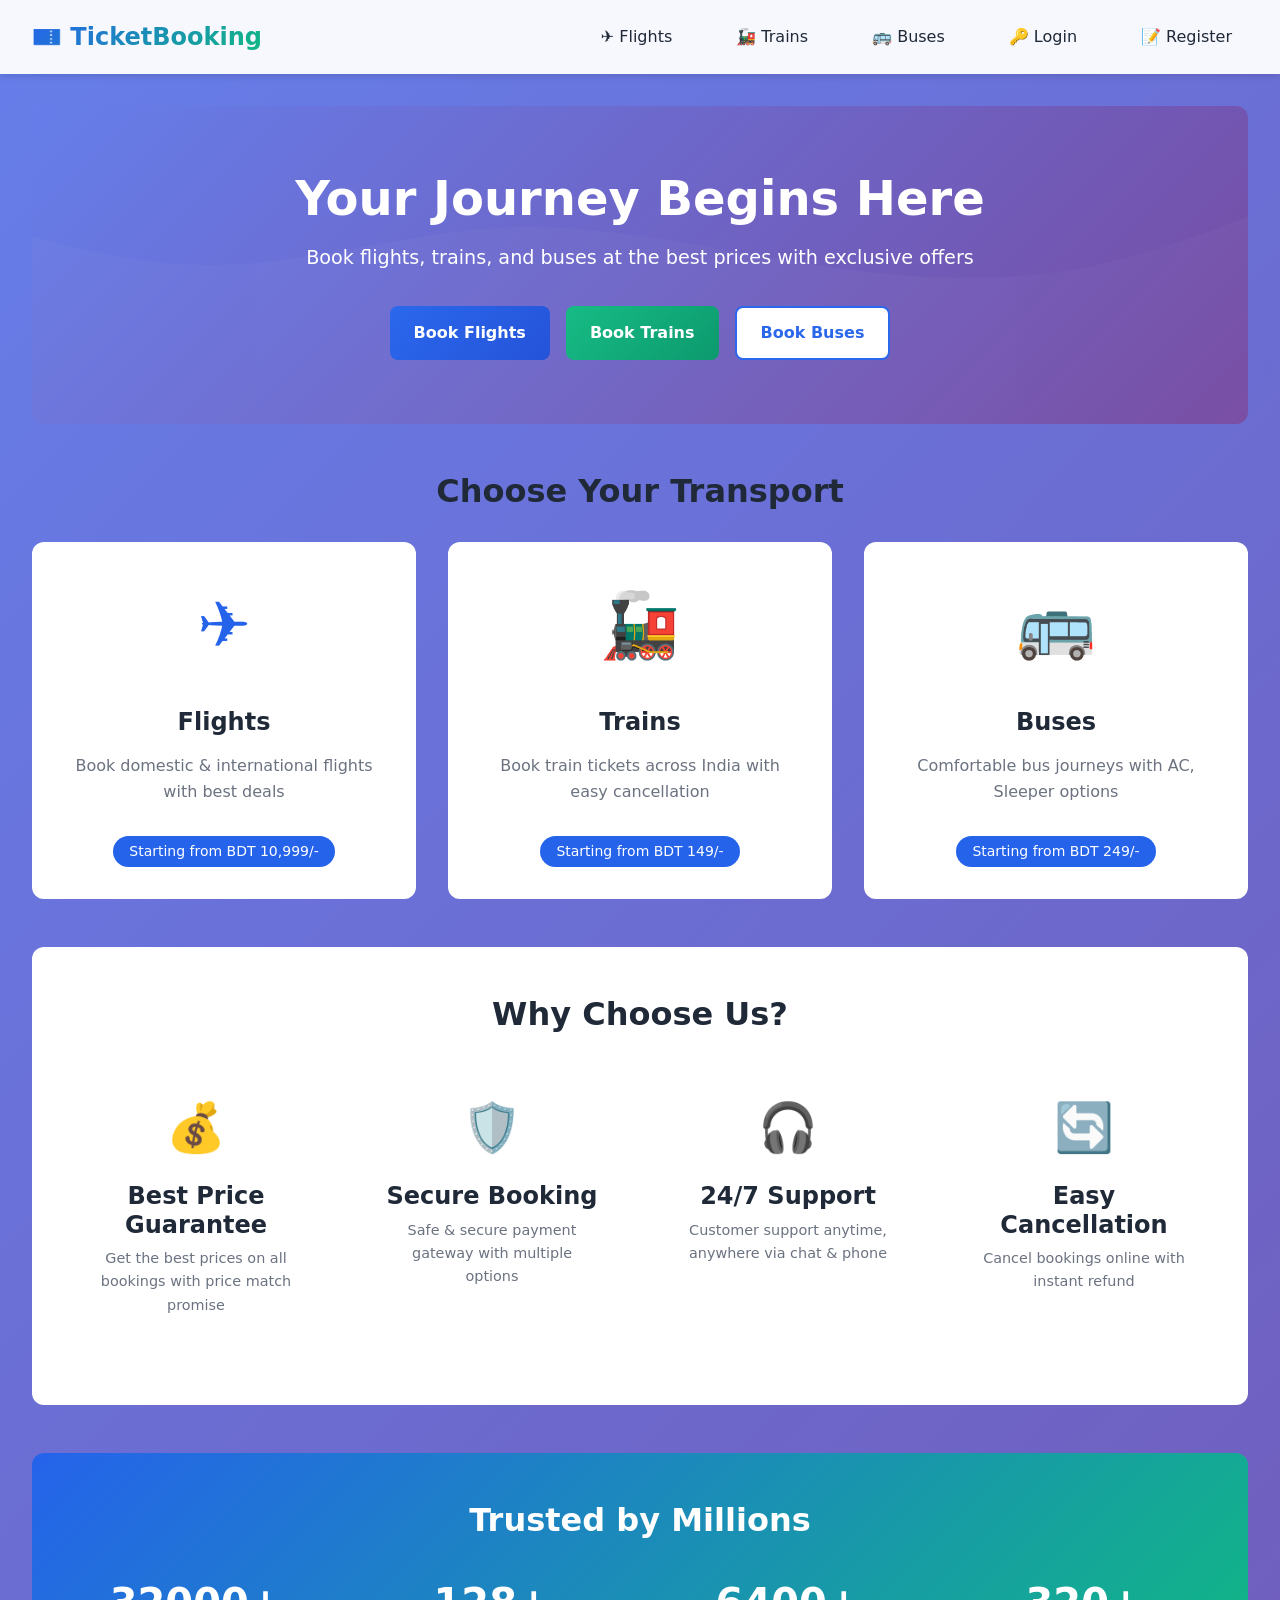
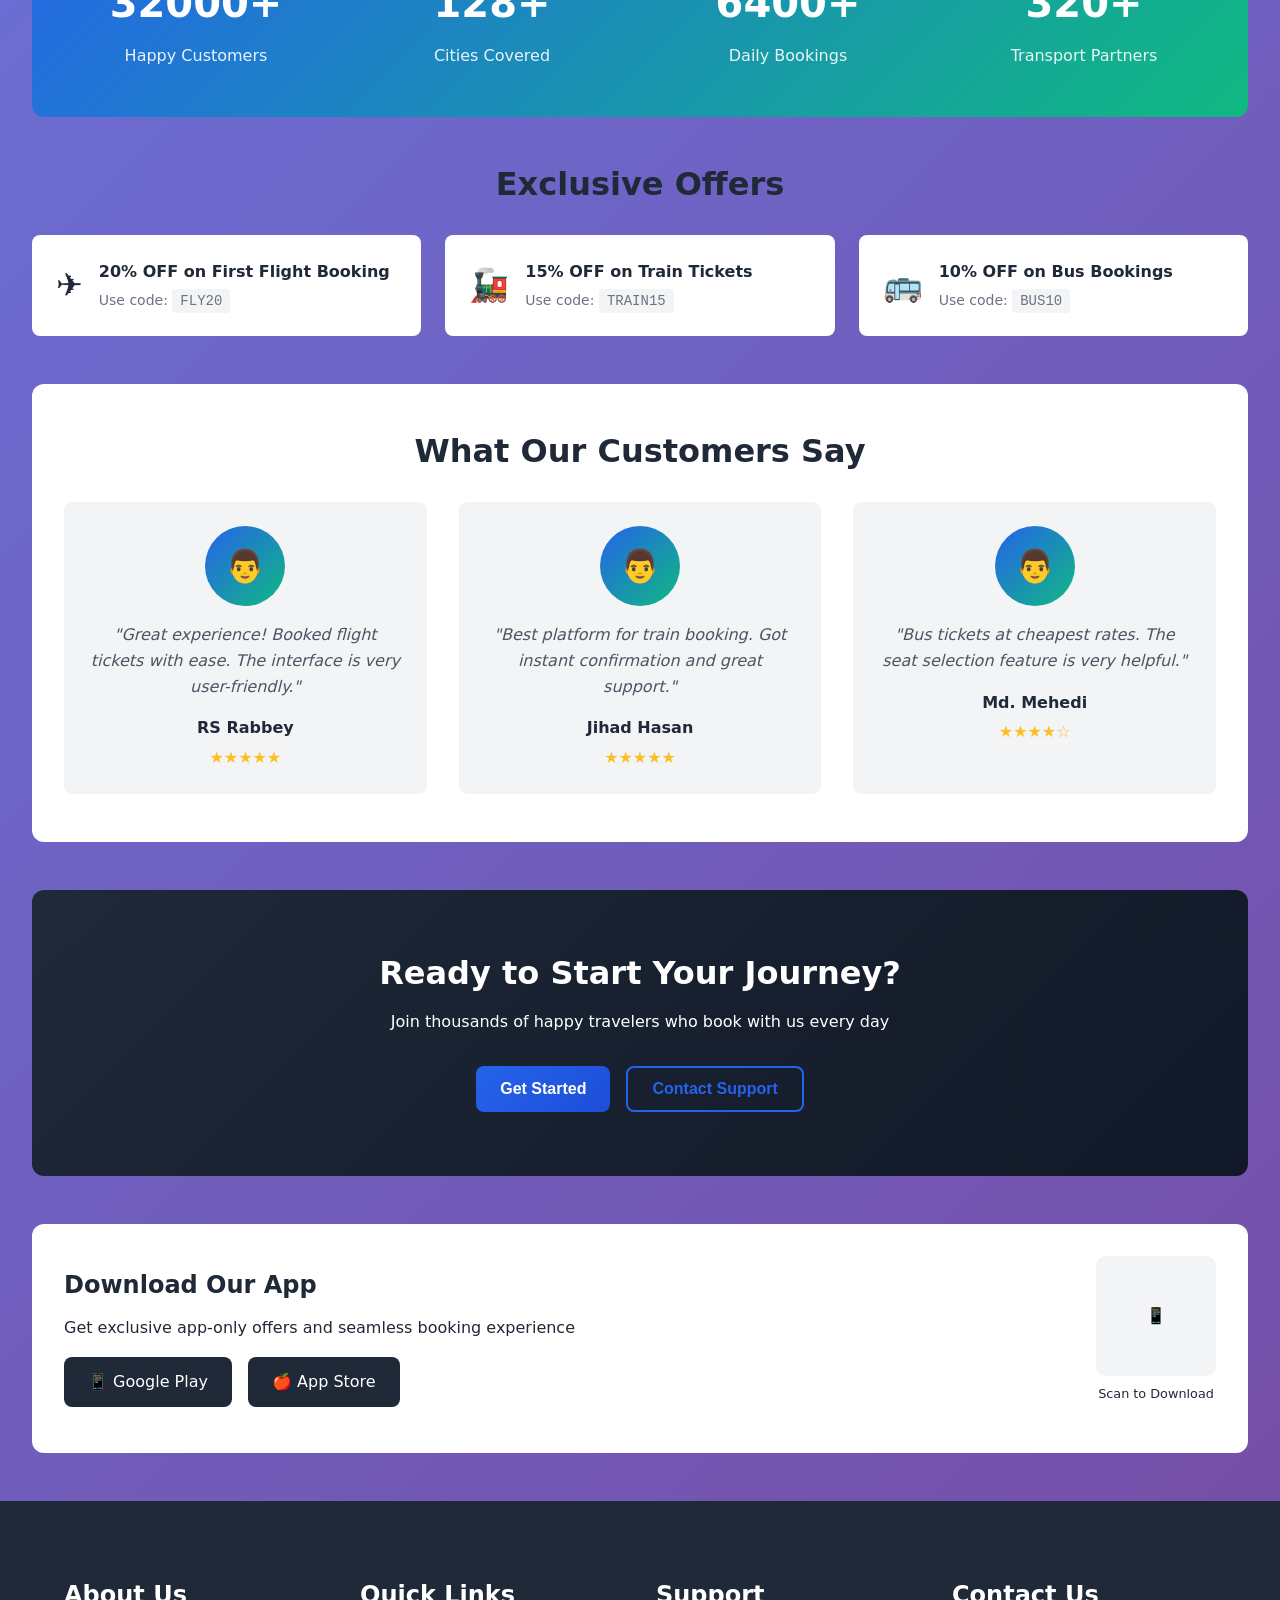
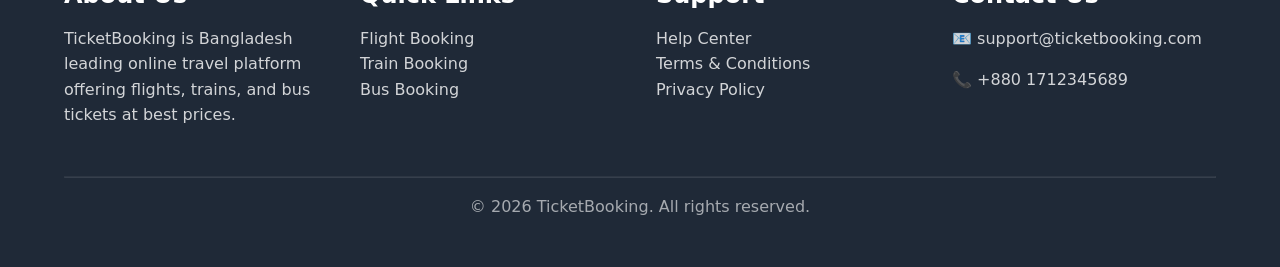
<file: frontend/shared-pages/index.html>
<!DOCTYPE html>
<html lang="en">
<head>
    <meta charset="UTF-8">
    <meta name="viewport" content="width=device-width, initial-scale=1.0">
    <title>TicketBooking - Book Flights, Trains & Buses Online</title>
    <link rel="stylesheet" href="../common/styles.css">

</head>
<body>
    <nav class="navbar">
        <div class="navbar-container">
            <a href="index.html" class="logo">🎫 TicketBooking</a>
            <div class="nav-links">
                <a href="../air-tickets/search.html">✈️ Flights</a>
                <a href="../train-bus/trains.html">🚂 Trains</a>
                <a href="../train-bus/buses.html">🚌 Buses</a>
                <a href="my-bookings.html" id="myBookingsLink" style="display:none;">📋 My Bookings</a>
                <a href="login.html" id="loginLink">🔑 Login</a>
                <a href="register.html" id="registerLink">📝 Register</a>
                <a href="#" id="logoutLink" style="display:none;" onclick="logout()">🚪 Logout</a>
            </div>
        </div>
    </nav>
    
    <main>
        <div class="container">
            <!-- Hero Section -->
            <div class="hero">
                <h1>Your Journey Begins Here</h1>
                <p>Book flights, trains, and buses at the best prices with exclusive offers</p>
                <div class="cta-buttons" style="background: transparent; padding: 0;">
                    <a href="../air-tickets/search.html" class="btn btn-primary">Book Flights</a>
                    <a href="../train-bus/trains.html" class="btn btn-secondary">Book Trains</a>
                    <a href="../train-bus/buses.html" class="btn btn-outline" style="background: white;">Book Buses</a>
                </div>
            </div>
            
            <!-- Transport Options -->
            <div class="transport-section">
                <h2 class="section-title">Choose Your Transport</h2>
                <div class="transport-options">
                    <a href="../air-tickets/search.html" class="transport-card">
                        <div class="transport-icon">✈️</div>
                        <h3>Flights</h3>
                        <p>Book domestic & international flights with best deals</p>
                        <div class="price-tag">Starting from BDT 10,999/-</div>
                    </a>
                    
                    <a href="../train-bus/trains.html" class="transport-card">
                        <div class="transport-icon">🚂</div>
                        <h3>Trains</h3>
                        <p>Book train tickets across India with easy cancellation</p>
                        <div class="price-tag">Starting from BDT 149/-</div>
                    </a>
                    
                    <a href="../train-bus/buses.html" class="transport-card">
                        <div class="transport-icon">🚌</div>
                        <h3>Buses</h3>
                        <p>Comfortable bus journeys with AC, Sleeper options</p>
                        <div class="price-tag">Starting from BDT 249/-</div>
                    </a>
                </div>
            </div>
            
            <!-- Features Section -->
            <div class="features-section">
                <h2 class="section-title">Why Choose Us?</h2>
                <div class="features">
                    <div class="feature">
                        <div class="feature-icon">💰</div>
                        <h3>Best Price Guarantee</h3>
                        <p>Get the best prices on all bookings with price match promise</p>
                    </div>
                    <div class="feature">
                        <div class="feature-icon">🛡️</div>
                        <h3>Secure Booking</h3>
                        <p>Safe & secure payment gateway with multiple options</p>
                    </div>
                    <div class="feature">
                        <div class="feature-icon">🎧</div>
                        <h3>24/7 Support</h3>
                        <p>Customer support anytime, anywhere via chat & phone</p>
                    </div>
                    <div class="feature">
                        <div class="feature-icon">🔄</div>
                        <h3>Easy Cancellation</h3>
                        <p>Cancel bookings online with instant refund</p>
                    </div>
                </div>
            </div>
            
            <!-- Stats Section -->
            <div class="stats-section">
                <h2 class="section-title" style="color: white;">Trusted by Millions</h2>
                <div class="stats-grid">
                    <div class="stat-item">
                        <div class="stat-number" id="customerCount">50K+</div>
                        <div class="stat-label">Happy Customers</div>
                    </div>
                    <div class="stat-item">
                        <div class="stat-number" id="cityCount">200+</div>
                        <div class="stat-label">Cities Covered</div>
                    </div>
                    <div class="stat-item">
                        <div class="stat-number" id="bookingCount">10K+</div>
                        <div class="stat-label">Daily Bookings</div>
                    </div>
                    <div class="stat-item">
                        <div class="stat-number" id="partnerCount">500+</div>
                        <div class="stat-label">Transport Partners</div>
                    </div>
                </div>
            </div>
            
            <!-- Offers Section -->
            <div class="offers-section">
                <h2 class="section-title">Exclusive Offers</h2>
                <div class="offers-grid">
                    <div class="offer-card" onclick="showAlert('Use code FLY20 at checkout', 'info')">
                        <div class="offer-icon">✈️</div>
                        <div class="offer-content">
                            <div class="offer-title">20% OFF on First Flight Booking</div>
                            <div class="offer-desc">Use code: <span class="offer-code">FLY20</span></div>
                        </div>
                    </div>
                    <div class="offer-card" onclick="showAlert('Use code TRAIN15 at checkout', 'info')">
                        <div class="offer-icon">🚂</div>
                        <div class="offer-content">
                            <div class="offer-title">15% OFF on Train Tickets</div>
                            <div class="offer-desc">Use code: <span class="offer-code">TRAIN15</span></div>
                        </div>
                    </div>
                    <div class="offer-card" onclick="showAlert('Use code BUS10 at checkout', 'info')">
                        <div class="offer-icon">🚌</div>
                        <div class="offer-content">
                            <div class="offer-title">10% OFF on Bus Bookings</div>
                            <div class="offer-desc">Use code: <span class="offer-code">BUS10</span></div>
                        </div>
                    </div>
                </div>
            </div>
            
            <!-- Testimonials Section -->
            <div class="testimonials-section">
                <h2 class="section-title">What Our Customers Say</h2>
                <div class="testimonials-grid">
                    <div class="testimonial-card">
                        <div class="testimonial-avatar">👨</div>
                        <div class="testimonial-text">"Great experience! Booked flight tickets with ease. The interface is very user-friendly."</div>
                        <div class="testimonial-name">RS Rabbey</div>
                        <div class="testimonial-rating">★★★★★</div>
                    </div>
                    <div class="testimonial-card">
                        <div class="testimonial-avatar">👨</div>
                        <div class="testimonial-text">"Best platform for train booking. Got instant confirmation and great support."</div>
                        <div class="testimonial-name">Jihad Hasan</div>
                        <div class="testimonial-rating">★★★★★</div>
                    </div>
                    <div class="testimonial-card">
                        <div class="testimonial-avatar">👨</div>
                        <div class="testimonial-text">"Bus tickets at cheapest rates. The seat selection feature is very helpful."</div>
                        <div class="testimonial-name">Md. Mehedi</div>
                        <div class="testimonial-rating">★★★★☆</div>
                    </div>
                </div>
            </div>
            
            <!-- CTA Section -->
            <div class="cta-section">
                <h2>Ready to Start Your Journey?</h2>
                <p>Join thousands of happy travelers who book with us every day</p>
                <div class="cta-buttons">
                    <button class="btn btn-primary" onclick="if(!isLoggedIn()) window.location.href='register.html'; else window.location.href='my-bookings.html'">
                        Get Started
                    </button>
                    <button class="btn btn-outline" onclick="showAlert('Call us at 1800-123-4567', 'info')">
                        Contact Support
                    </button>
                </div>
            </div>
            
            <!-- Mobile App Banner -->
            <div class="app-banner">
                <div class="app-content">
                    <h3>Download Our App</h3>
                    <p>Get exclusive app-only offers and seamless booking experience</p>
                    <div class="app-buttons">
                        <a href="#" class="app-button" onclick="showAlert('App download link will be available soon', 'info')">
                            📱 Google Play
                        </a>
                        <a href="#" class="app-button" onclick="showAlert('App download link will be available soon', 'info')">
                            🍎 App Store
                        </a>
                    </div>
                </div>
                <div class="qr-code">
                    <div style="width: 120px; height: 120px; background: var(--light-color); border-radius: 10px; display: flex; align-items: center; justify-content: center;">
                        📱
                    </div>
                    <p style="margin-top: 0.5rem; font-size: 0.8rem;">Scan to Download</p>
                </div>
            </div>
        </div>
    </main>
    
    <!-- Footer -->
    <footer style="background: var(--dark-color); color: white; padding: 3rem 2rem 1rem; margin-top: 3rem;">
        <div class="container">
            <div style="display: grid; grid-template-columns: repeat(auto-fit, minmax(250px, 1fr)); gap: 2rem; margin-bottom: 2rem;">
                <div>
                    <h3 style="color: white; margin-bottom: 1rem;">About Us</h3>
                    <p style="opacity: 0.8;">TicketBooking is Bangladesh leading online travel platform offering flights, trains, and bus tickets at best prices.</p>
                </div>
                <div>
                    <h3 style="color: white; margin-bottom: 1rem;">Quick Links</h3>
                    <ul style="list-style: none; padding: 0;">
                        <li><a href="../air-tickets/search.html" style="color: white; opacity: 0.8;">Flight Booking</a></li>
                        <li><a href="../train-bus/trains.html" style="color: white; opacity: 0.8;">Train Booking</a></li>
                        <li><a href="../train-bus/buses.html" style="color: white; opacity: 0.8;">Bus Booking</a></li>
                    </ul>
                </div>
                <div>
                    <h3 style="color: white; margin-bottom: 1rem;">Support</h3>
                    <ul style="list-style: none; padding: 0;">
                        <li><a href="#" style="color: white; opacity: 0.8;">Help Center</a></li>
                        <li><a href="#" style="color: white; opacity: 0.8;">Terms & Conditions</a></li>
                        <li><a href="#" style="color: white; opacity: 0.8;">Privacy Policy</a></li>
                    </ul>
                </div>
                <div>
                    <h3 style="color: white; margin-bottom: 1rem;">Contact Us</h3>
                    <p style="opacity: 0.8;">📧 support@ticketbooking.com</p>
                    <p style="opacity: 0.8;">📞 +880 1712345689</p>
                </div>
            </div>
            <hr style="border-color: rgba(255,255,255,0.1); margin: 1rem 0;">
            <p style="text-align: center; opacity: 0.6;">&copy; 2026 TicketBooking. All rights reserved.</p>
        </div>
    </footer>
    
    <script src="../common/utils.js"></script>
    <script>
        // Update navigation based on login status
        function updateNavigation() {
            const token = getAuthToken();
            if (token) {
                const loginLink = document.getElementById('loginLink');
                const registerLink = document.getElementById('registerLink');
                const logoutLink = document.getElementById('logoutLink');
                const myBookingsLink = document.getElementById('myBookingsLink');
                
                if (loginLink) loginLink.style.display = 'none';
                if (registerLink) registerLink.style.display = 'none';
                if (logoutLink) logoutLink.style.display = 'inline';
                if (myBookingsLink) myBookingsLink.style.display = 'inline';
                
                // Show welcome message if user is logged in
                const user = getCurrentUser();
                if (user && user.fullName) {
                    showAlert(`Welcome back, ${user.fullName}!`, 'success');
                }
            } else {
                const loginLink = document.getElementById('loginLink');
                const registerLink = document.getElementById('registerLink');
                const logoutLink = document.getElementById('logoutLink');
                const myBookingsLink = document.getElementById('myBookingsLink');
                
                if (loginLink) loginLink.style.display = 'inline';
                if (registerLink) registerLink.style.display = 'inline';
                if (logoutLink) logoutLink.style.display = 'none';
                if (myBookingsLink) myBookingsLink.style.display = 'none';
            }
        }
        
        // Logout function
        function logout() {
            removeAuthToken();
            updateNavigation();
            showAlert('Logged out successfully!', 'success');
            setTimeout(() => {
                window.location.href = 'index.html';
            }, 1000);
        }
        
        // Animated counter for stats
        function animateCounter(element, target) {
            let current = 0;
            const increment = target / 50;
            const timer = setInterval(() => {
                current += increment;
                if (current >= target) {
                    element.textContent = target + '+';
                    clearInterval(timer);
                } else {
                    element.textContent = Math.floor(current) + '+';
                }
            }, 20);
        }
        
        // Trigger animations when stats come into view
        const observerOptions = {
            threshold: 0.5
        };
        
        const observer = new IntersectionObserver((entries) => {
            entries.forEach(entry => {
                if (entry.isIntersecting) {
                    const customerCount = document.getElementById('customerCount');
                    const cityCount = document.getElementById('cityCount');
                    const bookingCount = document.getElementById('bookingCount');
                    const partnerCount = document.getElementById('partnerCount');
                    
                    if (customerCount && customerCount.textContent === '50K+') {
                        animateCounter(customerCount, 50000);
                        animateCounter(cityCount, 200);
                        animateCounter(bookingCount, 10000);
                        animateCounter(partnerCount, 500);
                    }
                    observer.unobserve(entry.target);
                }
            });
        }, observerOptions);
        
        const statsSection = document.querySelector('.stats-section');
        if (statsSection) {
            observer.observe(statsSection);
        }
        
        // Initialize on page load
        document.addEventListener('DOMContentLoaded', () => {
            updateNavigation();
        });
    </script>
</body>
</html>
</file>
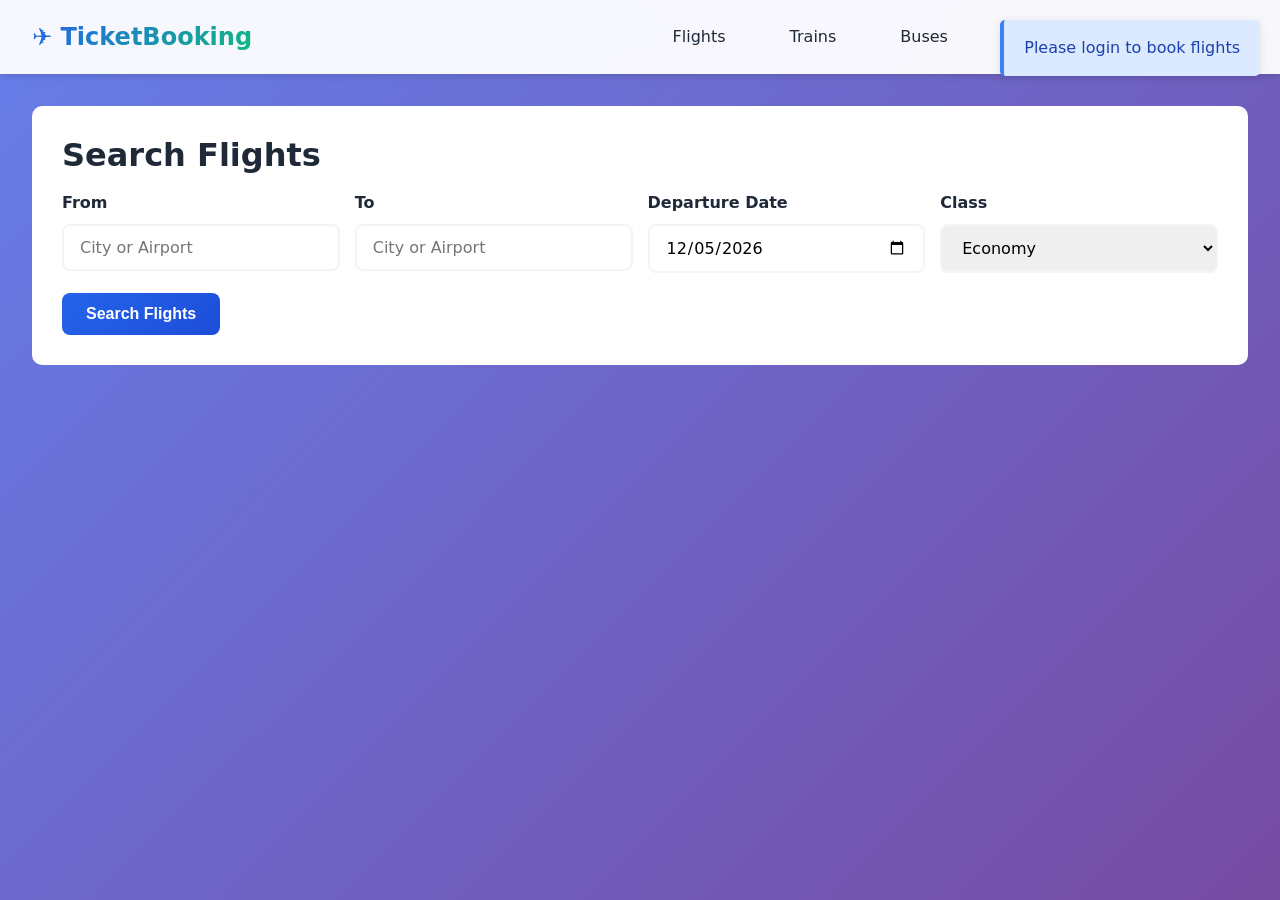
<file: frontend/air-tickets/search.html>
<!DOCTYPE html>
<html lang="en">
<head>
    <meta charset="UTF-8">
    <meta name="viewport" content="width=device-width, initial-scale=1.0">
    <title>Search Flights - TicketBooking</title>
    <link rel="stylesheet" href="../common/styles.css">
    <style>
        .search-form {
            background: white;
            padding: 30px;
            border-radius: 10px;
            margin-bottom: 30px;
        }
        .form-row {
            display: grid;
            grid-template-columns: repeat(auto-fit, minmax(200px, 1fr));
            gap: 15px;
        }
        .flight-card {
            background: white;
            border-radius: 10px;
            padding: 20px;
            margin-bottom: 15px;
            display: flex;
            justify-content: space-between;
            align-items: center;
            transition: transform 0.2s;
        }
        .flight-card:hover {
            transform: translateX(5px);
            box-shadow: 0 4px 12px rgba(0,0,0,0.15);
        }
        .flight-info {
            flex: 2;
        }
        .flight-price {
            text-align: right;
        }
        .flight-airline {
            font-weight: bold;
            color: var(--primary-color);
        }
        .flight-time {
            font-size: 14px;
            color: var(--gray-color);
        }
        .price {
            font-size: 24px;
            font-weight: bold;
            color: var(--primary-color);
        }
        .book-btn {
            margin-top: 10px;
        }
    </style>
</head>
<body>
    <nav class="navbar">
        <div class="navbar-container">
            <a href="../shared-pages/index.html" class="logo">✈️ TicketBooking</a>
            <div class="nav-links">
                <a href="search.html">Flights</a>
                <a href="../train-bus/trains.html">Trains</a>
                <a href="../train-bus/buses.html">Buses</a>
                <a href="../shared-pages/my-bookings.html">My Bookings</a>
                <a href="#" onclick="logout()">Logout</a>
            </div>
        </div>
    </nav>
    
    <div class="container">
        <div class="search-form">
            <h2>Search Flights</h2>
            <form id="searchForm">
                <div class="form-row">
                    <div class="form-group">
                        <label>From</label>
                        <input type="text" id="from" required placeholder="City or Airport">
                    </div>
                    <div class="form-group">
                        <label>To</label>
                        <input type="text" id="to" required placeholder="City or Airport">
                    </div>
                    <div class="form-group">
                        <label>Departure Date</label>
                        <input type="date" id="date" required>
                    </div>
                    <div class="form-group">
                        <label>Class</label>
                        <select id="classType">
                            <option value="ECONOMY">Economy</option>
                            <option value="BUSINESS">Business</option>
                            <option value="FIRST">First Class</option>
                        </select>
                    </div>
                </div>
                <button type="submit" class="btn btn-primary">Search Flights</button>
            </form>
        </div>
        
        <div id="results"></div>
    </div>
    
    <script src="../common/utils.js"></script>
    <script>
        async function searchFlights(e) {
            e.preventDefault();
            
            const from = document.getElementById('from').value;
            const to = document.getElementById('to').value;
            const date = document.getElementById('date').value;
            const classType = document.getElementById('classType').value;
            
            // Convert date to LocalDateTime format
            const searchDate = new Date(date);
            searchDate.setHours(12, 0, 0);
            const formattedDate = searchDate.toISOString();
            
            showLoading();
            const result = await apiRequest(`/flights/search?from=${from}&to=${to}&date=${formattedDate}&classType=${classType}`);
            hideLoading();
            
            const container = document.getElementById('results');
            
            if (result && result.success && result.data.data.length > 0) {
                displayFlights(result.data.data);
            } else {
                container.innerHTML = '<div class="alert alert-info">No flights found for your search criteria.</div>';
            }
        }
        
        function displayFlights(flights) {
            const container = document.getElementById('results');
            container.innerHTML = `<h3>Found ${flights.length} flights</h3>` + 
                flights.map(flight => `
                    <div class="flight-card">
                        <div class="flight-info">
                            <div class="flight-airline">${flight.airline} - ${flight.flightNumber}</div>
                            <div><strong>${flight.fromCity}</strong> → <strong>${flight.toCity}</strong></div>
                            <div class="flight-time">
                                Depart: ${formatDate(flight.departureTime)}<br>
                                Arrive: ${formatDate(flight.arrivalTime)}<br>
                                Duration: ${Math.floor(flight.duration / 60)}h ${flight.duration % 60}m
                            </div>
                            <div>Available Seats: ${flight.availableSeats}</div>
                        </div>
                        <div class="flight-price">
                            <div class="price">${formatCurrency(flight.price)}</div>
                            <button class="btn btn-primary book-btn" onclick="bookFlight(${flight.id})">Book Now</button>
                        </div>
                    </div>
                `).join('');
        }
        
        async function bookFlight(flightId) {
            if (!isLoggedIn()) {
                showAlert('Please login to book tickets', 'error');
                window.location.href = '../shared-pages/login.html';
                return;
            }
            
            const seats = prompt('Enter number of seats:', '1');
            if (!seats) return;
            
            const bookingData = {
                transportType: 'FLIGHT',
                transportId: flightId,
                numberOfSeats: parseInt(seats),
                seatNumbers: Array(parseInt(seats)).fill().map((_, i) => String.fromCharCode(65 + i) + '1').join(',')
            };
            
            showLoading();
            const result = await apiRequest('/bookings', {
                method: 'POST',
                body: JSON.stringify(bookingData)
            });
            hideLoading();
            
            if (result && result.success) {
                showAlert('Booking created! Proceed to payment.', 'success');
                localStorage.setItem('pendingBooking', JSON.stringify(result.data.data));
                window.location.href = '../shared-pages/payment.html';
            } else {
                showAlert('Booking failed: ' + (result?.data?.message || 'Unknown error'), 'error');
            }
        }
        
        function logout() {
            removeAuthToken();
            window.location.href = '../shared-pages/index.html';
        }
        
        // Set default date to tomorrow
        const tomorrow = new Date();
        tomorrow.setDate(tomorrow.getDate() + 1);
        document.getElementById('date').value = tomorrow.toISOString().split('T')[0];
        
        document.getElementById('searchForm').addEventListener('submit', searchFlights);
        
        // Check login status
        if (!isLoggedIn()) {
            showAlert('Please login to book flights', 'info');
        }
    </script>
</body>
</html>
</textarea>
</file>
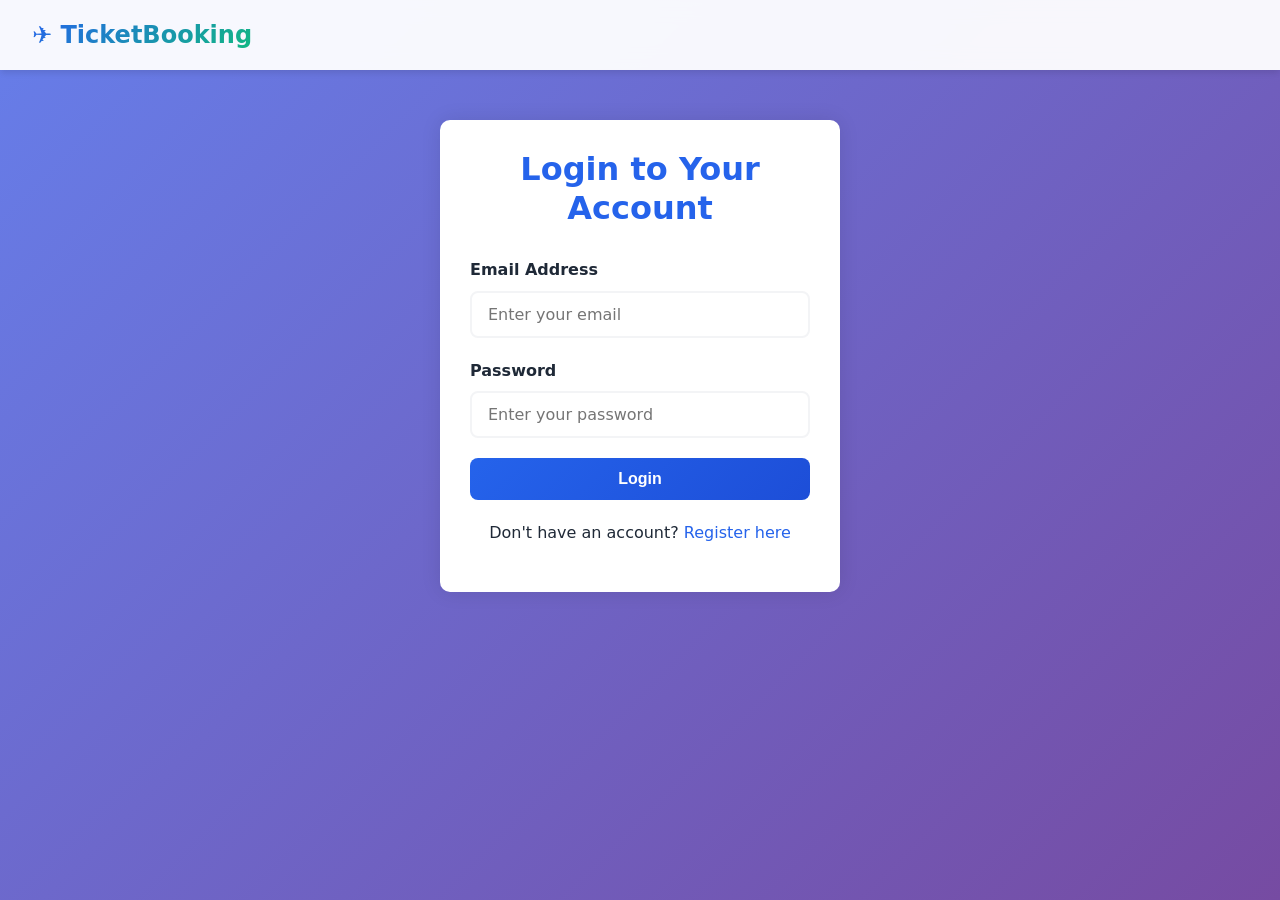
<file: frontend/shared-pages/login.html>
<!DOCTYPE html>
<html lang="en">
<head>
    <meta charset="UTF-8">
    <meta name="viewport" content="width=device-width, initial-scale=1.0">
    <title>Login - TicketBooking</title>
    <link rel="stylesheet" href="../common/styles.css">
    <style>
        .login-container {
            max-width: 400px;
            margin: 50px auto;
            background: white;
            padding: 30px;
            border-radius: 10px;
            box-shadow: 0 0 20px rgba(0,0,0,0.1);
        }
        .login-container h2 {
            text-align: center;
            margin-bottom: 30px;
            color: var(--primary-color);
        }
    </style>
</head>
<body>
    <nav class="navbar">
        <div class="navbar-container">
            <a href="index.html" class="logo">✈️ TicketBooking</a>
        </div>
    </nav>
    
    <div class="container">
        <div class="login-container">
            <h2>Login to Your Account</h2>
            <form id="loginForm">
                <div class="form-group">
                    <label for="email">Email Address</label>
                    <input type="email" id="email" name="email" required placeholder="Enter your email">
                </div>
                <div class="form-group">
                    <label for="password">Password</label>
                    <input type="password" id="password" name="password" required placeholder="Enter your password">
                </div>
                <button type="submit" class="btn btn-primary" style="width: 100%;">Login</button>
            </form>
            <p style="text-align: center; margin-top: 20px;">
                Don't have an account? <a href="register.html">Register here</a>
            </p>
        </div>
    </div>
    
    <script src="../common/utils.js"></script>
    <script>
        document.getElementById('loginForm').addEventListener('submit', async (e) => {
            e.preventDefault();
            
            const email = document.getElementById('email').value;
            const password = document.getElementById('password').value;
            
            showLoading();
            
            const result = await apiRequest('/auth/login', {
                method: 'POST',
                body: JSON.stringify({ email, password })
            });
            
            hideLoading();
            
            if (result && result.success) {
                const { token, email: userEmail, fullName } = result.data.data;
                setAuthToken(token);
                localStorage.setItem('user', JSON.stringify({ email: userEmail, fullName }));
                showAlert('Login successful! Redirecting...', 'success');
                setTimeout(() => {
                    window.location.href = 'index.html';
                }, 1500);
            } else {
                showAlert(result?.data?.message || 'Login failed. Check your credentials.', 'error');
            }
        });
    </script>
</body>
</html>
</file>
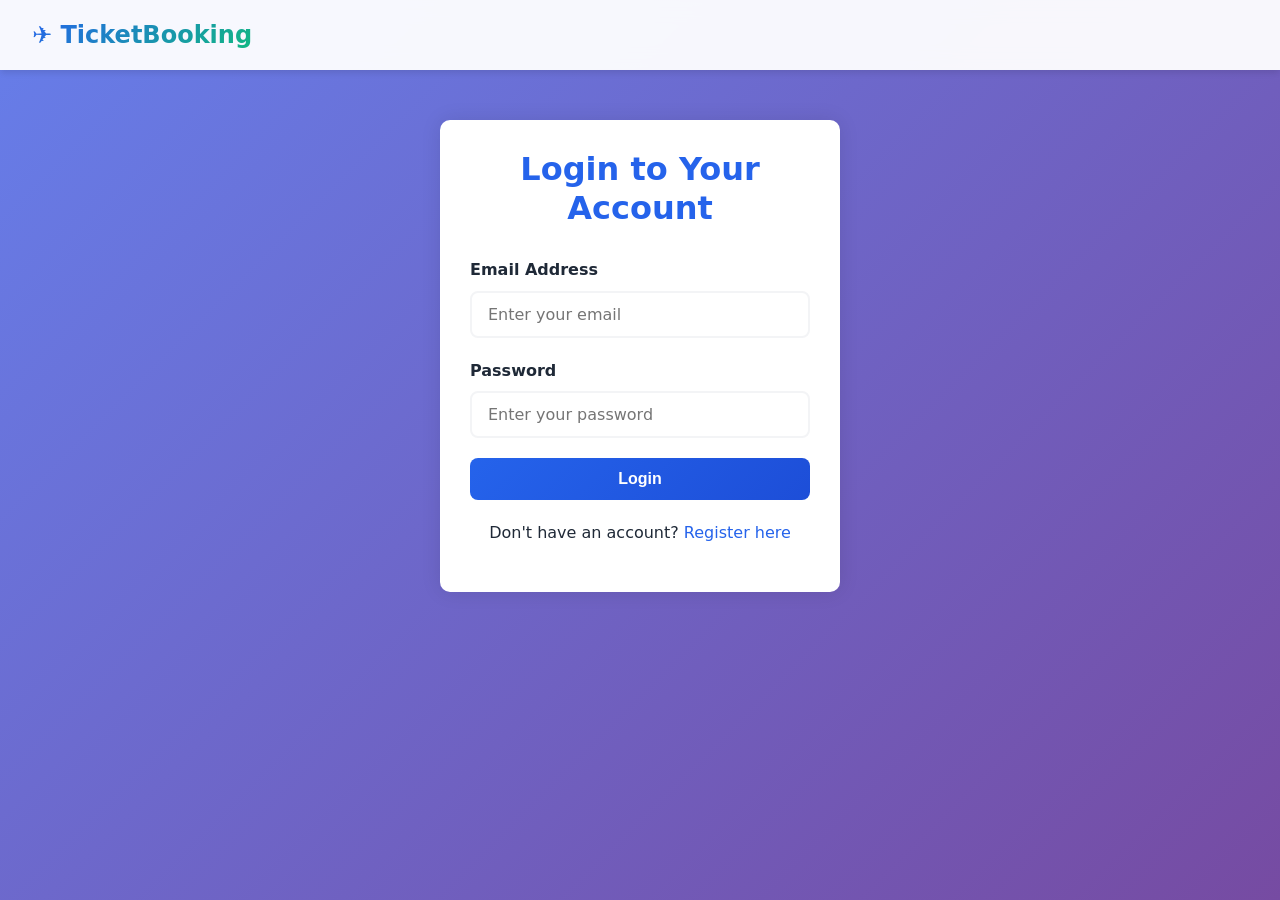
<file: frontend/shared-pages/my-bookings.html>
<!DOCTYPE html>
<html lang="en">
<head>
    <meta charset="UTF-8">
    <meta name="viewport" content="width=device-width, initial-scale=1.0">
    <title>My Bookings - TicketBooking</title>
    <link rel="stylesheet" href="../common/styles.css">
    <style>
        .booking-card {
            background: white;
            border-radius: 10px;
            padding: 20px;
            margin-bottom: 20px;
            box-shadow: 0 2px 10px rgba(0,0,0,0.1);
            border-left: 4px solid var(--primary-color);
        }
        .booking-header {
            display: flex;
            justify-content: space-between;
            align-items: center;
            margin-bottom: 15px;
            padding-bottom: 10px;
            border-bottom: 1px solid #eee;
        }
        .booking-ref {
            font-weight: bold;
            color: var(--primary-color);
        }
        .booking-status {
            padding: 4px 12px;
            border-radius: 20px;
            font-size: 12px;
            font-weight: bold;
        }
        .status-confirmed {
            background: #d1fae5;
            color: #065f46;
        }
        .status-cancelled {
            background: #fee2e2;
            color: #991b1b;
        }
        .booking-details {
            display: grid;
            grid-template-columns: repeat(2, 1fr);
            gap: 10px;
        }
        .detail-item {
            display: flex;
            justify-content: space-between;
        }
        .detail-label {
            font-weight: 600;
            color: var(--gray-color);
        }
        .cancel-btn {
            background: var(--danger-color);
            color: white;
            border: none;
            padding: 8px 16px;
            border-radius: 5px;
            cursor: pointer;
            margin-top: 15px;
        }
        .empty-state {
            text-align: center;
            padding: 50px;
            background: white;
            border-radius: 10px;
        }
    </style>
</head>
<body>
    <nav class="navbar">
        <div class="navbar-container">
            <a href="index.html" class="logo">✈️ TicketBooking</a>
            <div class="nav-links">
                <a href="../air-tickets/search.html">Flights</a>
                <a href="../train-bus/trains.html">Trains</a>
                <a href="../train-bus/buses.html">Buses</a>
                <a href="my-bookings.html">My Bookings</a>
                <a href="#" onclick="logout()">Logout</a>
            </div>
        </div>
    </nav>
    
    <div class="container">
        <h1>My Bookings</h1>
        <div id="bookingsList"></div>
    </div>
    
    <script src="../common/utils.js"></script>
    <script>
        async function loadBookings() {
            if (!isLoggedIn()) {
                window.location.href = 'login.html';
                return;
            }
            
            showLoading();
            const result = await apiRequest('/bookings/my-bookings');
            hideLoading();
            
            const container = document.getElementById('bookingsList');
            
            if (result && result.success && result.data.data.length > 0) {
                displayBookings(result.data.data);
            } else {
                container.innerHTML = `
                    <div class="empty-state">
                        <h3>No bookings found</h3>
                        <p>You haven't made any bookings yet.</p>
                        <a href="../air-tickets/search.html" class="btn btn-primary">Book Now</a>
                    </div>
                `;
            }
        }
        
        function displayBookings(bookings) {
            const container = document.getElementById('bookingsList');
            container.innerHTML = bookings.map(booking => `
                <div class="booking-card">
                    <div class="booking-header">
                        <span class="booking-ref">${booking.bookingReference}</span>
                        <span class="booking-status status-${booking.status.toLowerCase()}">${booking.status}</span>
                    </div>
                    <div class="booking-details">
                        <div class="detail-item">
                            <span class="detail-label">Transport:</span>
                            <span>${booking.transportType}</span>
                        </div>
                        <div class="detail-item">
                            <span class="detail-label">From:</span>
                            <span>${booking.fromLocation}</span>
                        </div>
                        <div class="detail-item">
                            <span class="detail-label">To:</span>
                            <span>${booking.toLocation}</span>
                        </div>
                        <div class="detail-item">
                            <span class="detail-label">Travel Date:</span>
                            <span>${formatDate(booking.travelDate)}</span>
                        </div>
                        <div class="detail-item">
                            <span class="detail-label">Seats:</span>
                            <span>${booking.numberOfSeats}</span>
                        </div>
                        <div class="detail-item">
                            <span class="detail-label">Total Price:</span>
                            <span>${formatCurrency(booking.totalPrice)}</span>
                        </div>
                        <div class="detail-item">
                            <span class="detail-label">Payment Status:</span>
                            <span>${booking.paymentStatus}</span>
                        </div>
                    </div>
                    ${booking.status === 'CONFIRMED' ? 
                        `<button class="cancel-btn" onclick="cancelBooking(${booking.id})">Cancel Booking</button>` : 
                        ''}
                </div>
            `).join('');
        }
        
        async function cancelBooking(bookingId) {
            if (confirm('Are you sure you want to cancel this booking?')) {
                showLoading();
                const result = await apiRequest(`/bookings/${bookingId}`, { method: 'DELETE' });
                hideLoading();
                
                if (result && result.success) {
                    showAlert('Booking cancelled successfully!', 'success');
                    loadBookings();
                } else {
                    showAlert('Failed to cancel booking', 'error');
                }
            }
        }
        
        function logout() {
            removeAuthToken();
            window.location.href = 'index.html';
        }
        
        // Check login on page load
        if (!isLoggedIn()) {
            window.location.href = 'login.html';
        } else {
            loadBookings();
        }
    </script>
</body>
</html>
</file>
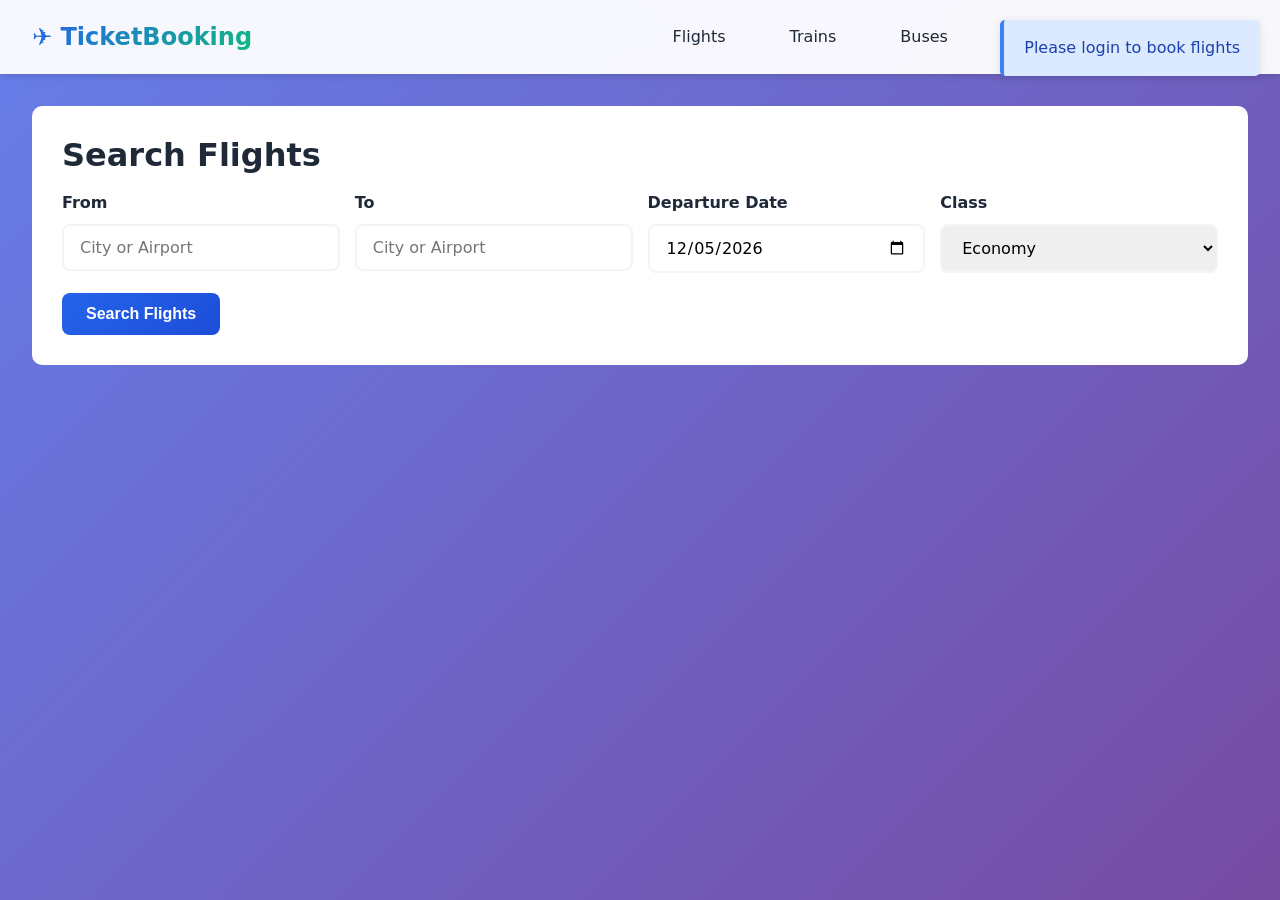
<file: frontend/shared-pages/payment.html>
<!DOCTYPE html>
<html lang="en">
<head>
    <meta charset="UTF-8">
    <meta name="viewport" content="width=device-width, initial-scale=1.0">
    <title>Payment - TicketBooking</title>
    <link rel="stylesheet" href="../common/styles.css">
    <style>
        .payment-container {
            max-width: 600px;
            margin: 50px auto;
            display: grid;
            grid-template-columns: 1fr 1fr;
            gap: 30px;
        }
        .booking-summary {
            background: white;
            padding: 20px;
            border-radius: 10px;
            box-shadow: 0 2px 10px rgba(0,0,0,0.1);
        }
        .payment-form {
            background: white;
            padding: 20px;
            border-radius: 10px;
            box-shadow: 0 2px 10px rgba(0,0,0,0.1);
        }
        .payment-methods {
            margin: 20px 0;
        }
        .payment-method {
            display: flex;
            align-items: center;
            padding: 10px;
            margin: 10px 0;
            border: 1px solid #ddd;
            border-radius: 5px;
            cursor: pointer;
        }
        .payment-method:hover {
            border-color: var(--primary-color);
        }
        .payment-method input {
            margin-right: 10px;
        }
        .payment-method label {
            cursor: pointer;
            flex: 1;
        }
        .total-amount {
            font-size: 28px;
            font-weight: bold;
            color: var(--primary-color);
            text-align: center;
            margin: 20px 0;
        }
    </style>
</head>
<body>
    <nav class="navbar">
        <div class="navbar-container">
            <a href="index.html" class="logo">✈️ TicketBooking</a>
        </div>
    </nav>
    
    <div class="container">
        <h1>Complete Payment</h1>
        <div class="payment-container">
            <div class="booking-summary" id="bookingSummary"></div>
            <div class="payment-form">
                <h3>Payment Details</h3>
                <div class="payment-methods">
                    <h4>Select Payment Method</h4>
                    <div class="payment-method">
                        <input type="radio" name="paymentMethod" value="CREDIT_CARD" id="creditCard" checked>
                        <label for="creditCard">💳 Credit Card</label>
                    </div>
                    <div class="payment-method">
                        <input type="radio" name="paymentMethod" value="DEBIT_CARD" id="debitCard">
                        <label for="debitCard">💳 Debit Card</label>
                    </div>
                    <div class="payment-method">
                        <input type="radio" name="paymentMethod" value="UPI" id="upi">
                        <label for="upi">📱 UPI (Google Pay, PhonePe, etc.)</label>
                    </div>
                    <div class="payment-method">
                        <input type="radio" name="paymentMethod" value="NET_BANKING" id="netBanking">
                        <label for="netBanking">🏦 Net Banking</label>
                    </div>
                </div>
                
                <div class="total-amount" id="totalAmount"></div>
                
                <button class="btn btn-primary" style="width: 100%;" onclick="processPayment()">
                    Pay Now
                </button>
            </div>
        </div>
    </div>
    
    <script src="../common/utils.js"></script>
    <script>
        let booking = null;
        
        function loadBooking() {
            const bookingData = localStorage.getItem('pendingBooking');
            if (!bookingData) {
                showAlert('No booking found!', 'error');
                window.location.href = '../air-tickets/search.html';
                return;
            }
            
            booking = JSON.parse(bookingData);
            
            document.getElementById('bookingSummary').innerHTML = `
                <h3>Booking Summary</h3>
                <div class="detail-item">
                    <strong>Booking Reference:</strong> ${booking.bookingReference}
                </div>
                <div class="detail-item">
                    <strong>Transport:</strong> ${booking.transportType}
                </div>
                <div class="detail-item">
                    <strong>From:</strong> ${booking.fromLocation}
                </div>
                <div class="detail-item">
                    <strong>To:</strong> ${booking.toLocation}
                </div>
                <div class="detail-item">
                    <strong>Travel Date:</strong> ${formatDate(booking.travelDate)}
                </div>
                <div class="detail-item">
                    <strong>Number of Seats:</strong> ${booking.numberOfSeats}
                </div>
                <div class="detail-item">
                    <strong>Seat Numbers:</strong> ${booking.seatNumbers}
                </div>
            `;
            
            document.getElementById('totalAmount').innerHTML = formatCurrency(booking.totalPrice);
        }
        
        async function processPayment() {
            const paymentMethod = document.querySelector('input[name="paymentMethod"]:checked').value;
            
            showLoading();
            const result = await apiRequest('/bookings/pay', {
                method: 'POST',
                body: JSON.stringify({
                    bookingId: booking.id,
                    paymentMethod: paymentMethod
                })
            });
            hideLoading();
            
            if (result && result.success) {
                showAlert('Payment successful! Booking confirmed.', 'success');
                localStorage.removeItem('pendingBooking');
                setTimeout(() => {
                    window.location.href = 'my-bookings.html';
                }, 2000);
            } else {
                showAlert('Payment failed. Please try again.', 'error');
            }
        }
        
        loadBooking();
    </script>
</body>
</html>
</file>
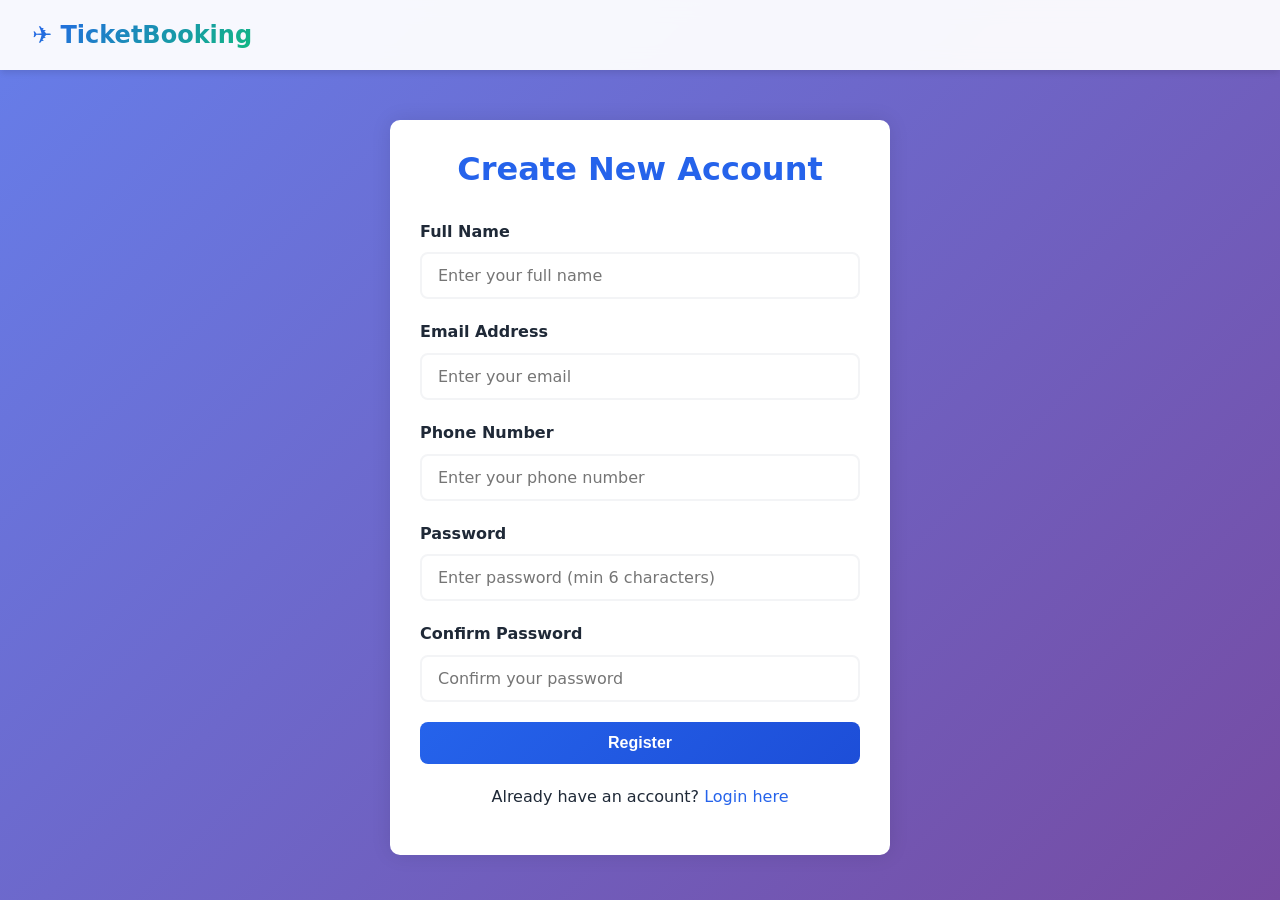
<file: frontend/shared-pages/register.html>
<!DOCTYPE html>
<html lang="en">
<head>
    <meta charset="UTF-8">
    <meta name="viewport" content="width=device-width, initial-scale=1.0">
    <title>Register - TicketBooking</title>
    <link rel="stylesheet" href="../common/styles.css">
    <style>
        .register-container {
            max-width: 500px;
            margin: 50px auto;
            background: white;
            padding: 30px;
            border-radius: 10px;
            box-shadow: 0 0 20px rgba(0,0,0,0.1);
        }
        .register-container h2 {
            text-align: center;
            margin-bottom: 30px;
            color: var(--primary-color);
        }
    </style>
</head>
<body>
    <nav class="navbar">
        <div class="navbar-container">
            <a href="index.html" class="logo">✈️ TicketBooking</a>
        </div>
    </nav>
    
    <div class="container">
        <div class="register-container">
            <h2>Create New Account</h2>
            <form id="registerForm">
                <div class="form-group">
                    <label for="fullName">Full Name</label>
                    <input type="text" id="fullName" name="fullName" required placeholder="Enter your full name">
                </div>
                <div class="form-group">
                    <label for="email">Email Address</label>
                    <input type="email" id="email" name="email" required placeholder="Enter your email">
                </div>
                <div class="form-group">
                    <label for="phoneNumber">Phone Number</label>
                    <input type="tel" id="phoneNumber" name="phoneNumber" placeholder="Enter your phone number">
                </div>
                <div class="form-group">
                    <label for="password">Password</label>
                    <input type="password" id="password" name="password" required placeholder="Enter password (min 6 characters)">
                </div>
                <div class="form-group">
                    <label for="confirmPassword">Confirm Password</label>
                    <input type="password" id="confirmPassword" name="confirmPassword" required placeholder="Confirm your password">
                </div>
                <button type="submit" class="btn btn-primary" style="width: 100%;">Register</button>
            </form>
            <p style="text-align: center; margin-top: 20px;">
                Already have an account? <a href="login.html">Login here</a>
            </p>
        </div>
    </div>
    
    <script src="../common/utils.js"></script>
    <script>
        document.getElementById('registerForm').addEventListener('submit', async (e) => {
            e.preventDefault();
            
            const password = document.getElementById('password').value;
            const confirmPassword = document.getElementById('confirmPassword').value;
            
            if (password !== confirmPassword) {
                showAlert('Passwords do not match!', 'error');
                return;
            }
            
            if (password.length < 6) {
                showAlert('Password must be at least 6 characters!', 'error');
                return;
            }
            
            const userData = {
                email: document.getElementById('email').value,
                password: password,
                fullName: document.getElementById('fullName').value,
                phoneNumber: document.getElementById('phoneNumber').value
            };
            
            showLoading();
            
            const result = await apiRequest('/auth/register', {
                method: 'POST',
                body: JSON.stringify(userData)
            });
            
            hideLoading();
            
            if (result && result.success) {
                showAlert('Registration successful! Please login.', 'success');
                setTimeout(() => {
                    window.location.href = 'login.html';
                }, 1500);
            } else {
                showAlert(result?.data?.message || 'Registration failed. Email might already exist.', 'error');
            }
        });
    </script>
</body>
</html>
</file>
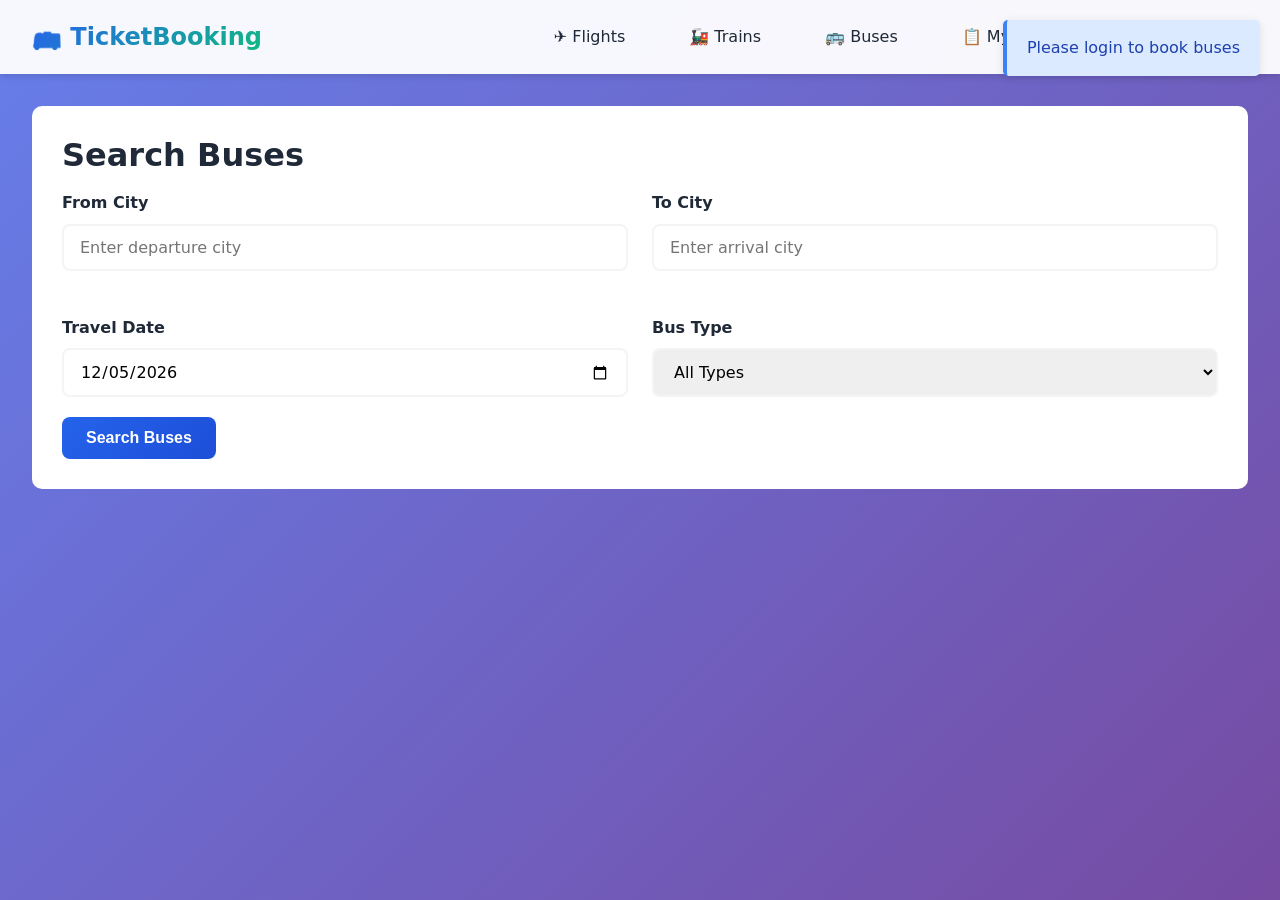
<file: frontend/train-bus/buses.html>
<!DOCTYPE html>
<html lang="en">
<head>
    <meta charset="UTF-8">
    <meta name="viewport" content="width=device-width, initial-scale=1.0">
    <title>Search Buses - TicketBooking</title>
    <link rel="stylesheet" href="../common/styles.css">
    <style>
        .bus-card {
            background: white;
            border-radius: 10px;
            padding: 20px;
            margin-bottom: 15px;
            display: flex;
            justify-content: space-between;
            align-items: center;
            transition: all 0.3s;
            border-left: 4px solid #10b981;
        }
        .bus-card:hover {
            transform: translateX(5px);
            box-shadow: 0 4px 12px rgba(0,0,0,0.15);
        }
        .bus-info {
            flex: 2;
        }
        .bus-operator {
            font-size: 18px;
            font-weight: bold;
            color: #10b981;
        }
        .bus-number {
            color: var(--gray-color);
            font-size: 14px;
        }
        .bus-route {
            margin: 10px 0;
        }
        .city {
            font-weight: bold;
            font-size: 16px;
        }
        .bus-time {
            color: var(--gray-color);
            font-size: 14px;
        }
        .bus-price {
            text-align: right;
        }
        .price {
            font-size: 24px;
            font-weight: bold;
            color: #10b981;
        }
        .bus-type {
            display: inline-block;
            padding: 4px 8px;
            background: var(--light-color);
            border-radius: 4px;
            font-size: 12px;
            margin-top: 5px;
        }
        .seat-layout {
            display: grid;
            grid-template-columns: repeat(4, 1fr);
            gap: 10px;
            max-width: 300px;
            margin: 20px auto;
        }
        .bus-seat {
            background: var(--light-color);
            border: 2px solid var(--gray-light);
            border-radius: 8px;
            padding: 12px;
            text-align: center;
            cursor: pointer;
            transition: all 0.3s;
            font-weight: 600;
        }
        .bus-seat:hover {
            transform: scale(1.05);
            border-color: #10b981;
        }
        .bus-seat.selected {
            background: #10b981;
            border-color: #059669;
            color: white;
        }
        .bus-seat.booked {
            background: #ef4444;
            border-color: #dc2626;
            color: white;
            cursor: not-allowed;
            opacity: 0.6;
        }
        .bus-seat.available:hover {
            background: #34d399;
            border-color: #10b981;
        }
    </style>
</head>
<body>
    <nav class="navbar">
        <div class="navbar-container">
            <a href="../shared-pages/index.html" class="logo">🚌 TicketBooking</a>
            <div class="nav-links">
                <a href="../air-tickets/search.html">✈️ Flights</a>
                <a href="trains.html">🚂 Trains</a>
                <a href="buses.html">🚌 Buses</a>
                <a href="../shared-pages/my-bookings.html">📋 My Bookings</a>
                <a href="#" onclick="logout()">🚪 Logout</a>
            </div>
        </div>
    </nav>
    
    <div class="container">
        <div class="search-form" style="background: white; padding: 30px; border-radius: 10px; margin-bottom: 30px;">
            <h2>Search Buses</h2>
            <form id="searchForm">
                <div class="grid grid-2">
                    <div class="form-group">
                        <label>From City</label>
                        <input type="text" id="from" required placeholder="Enter departure city">
                    </div>
                    <div class="form-group">
                        <label>To City</label>
                        <input type="text" id="to" required placeholder="Enter arrival city">
                    </div>
                    <div class="form-group">
                        <label>Travel Date</label>
                        <input type="date" id="date" required>
                    </div>
                    <div class="form-group">
                        <label>Bus Type</label>
                        <select id="busType">
                            <option value="">All Types</option>
                            <option value="AC">AC Bus</option>
                            <option value="NON_AC">Non-AC Bus</option>
                            <option value="SLEEPER">Sleeper Bus</option>
                            <option value="SEATER">Seater Bus</option>
                        </select>
                    </div>
                </div>
                <button type="submit" class="btn btn-primary">Search Buses</button>
            </form>
        </div>
        
        <div id="results"></div>
    </div>
    
    <div id="seatModal" class="modal">
        <div class="modal-content">
            <div class="modal-header">
                <h3>Select Seats</h3>
                <button class="modal-close" onclick="closeSeatModal()">&times;</button>
            </div>
            <div class="modal-body">
                <div id="seatSelector"></div>
            </div>
            <div class="modal-footer">
                <button class="btn btn-secondary" onclick="closeSeatModal()">Cancel</button>
                <button class="btn btn-primary" onclick="confirmBooking()">Confirm Booking</button>
            </div>
        </div>
    </div>
    
    <script src="../common/utils.js"></script>
    <script>
        let selectedBus = null;
        let selectedSeats = [];
        
        // Set default date to tomorrow
        const tomorrow = new Date();
        tomorrow.setDate(tomorrow.getDate() + 1);
        document.getElementById('date').value = tomorrow.toISOString().split('T')[0];
        
        async function searchBuses(e) {
            e.preventDefault();
            
            const from = document.getElementById('from').value;
            const to = document.getElementById('to').value;
            const date = document.getElementById('date').value;
            const busType = document.getElementById('busType').value;
            
            const searchDate = new Date(date);
            searchDate.setHours(12, 0, 0);
            const formattedDate = searchDate.toISOString();
            
            showLoading();
            const result = await apiRequest(`/buses/search?from=${from}&to=${to}&date=${formattedDate}`);
            hideLoading();
            
            const container = document.getElementById('results');
            
            if (result && result.success && result.data.data && result.data.data.length > 0) {
                let buses = result.data.data;
                if (busType) {
                    buses = buses.filter(bus => bus.busType === busType);
                }
                displayBuses(buses);
            } else {
                container.innerHTML = '<div class="alert alert-info">No buses found for your search criteria. Please try different cities or date.</div>';
            }
        }
        
        function displayBuses(buses) {
            const container = document.getElementById('results');
            if (buses.length === 0) {
                container.innerHTML = '<div class="alert alert-info">No buses match your filter criteria.</div>';
                return;
            }
            
            container.innerHTML = `<h3>Found ${buses.length} Buses</h3>` + 
                buses.map(bus => `
                    <div class="bus-card">
                        <div class="bus-info">
                            <div>
                                <span class="bus-operator">${bus.operator}</span>
                                <span class="bus-number">(${bus.busNumber})</span>
                            </div>
                            <div class="bus-route">
                                <span class="city">${bus.fromCity}</span> 
                                → 
                                <span class="city">${bus.toCity}</span>
                            </div>
                            <div class="bus-time">
                                Departure: ${formatDate(bus.departureTime)}<br>
                                Arrival: ${formatDate(bus.arrivalTime)}<br>
                                Duration: ${getDuration(bus.departureTime, bus.arrivalTime)}
                            </div>
                            <div>
                                <span class="bus-type">${bus.busType} Bus</span>
                                <span class="bus-type">Available: ${bus.availableSeats} seats</span>
                            </div>
                        </div>
                        <div class="bus-price">
                            <div class="price">${formatCurrency(bus.price)}</div>
                            <button class="btn btn-primary" onclick="showSeatLayout(${JSON.stringify(bus).replace(/"/g, '&quot;')})">Select Seats</button>
                        </div>
                    </div>
                `).join('');
        }
        
        function getDuration(departure, arrival) {
            const dep = new Date(departure);
            const arr = new Date(arrival);
            const diff = Math.abs(arr - dep);
            const hours = Math.floor(diff / 3600000);
            const minutes = Math.floor((diff % 3600000) / 60000);
            return `${hours}h ${minutes}m`;
        }
        
        function showSeatLayout(bus) {
            if (!isLoggedIn()) {
                showAlert('Please login to book tickets', 'error');
                window.location.href = '../shared-pages/login.html';
                return;
            }
            
            selectedBus = bus;
            selectedSeats = [];
            
            const totalSeats = Math.min(bus.availableSeats, 40);
            let seatHtml = `
                <h4>Select Your Seats</h4>
                <p>Available seats: ${bus.availableSeats} | Price per seat: ${formatCurrency(bus.price)}</p>
                <div class="seat-layout" id="seatLayout">
            `;
            
            // Generate seat layout (4 columns)
            for (let i = 1; i <= totalSeats; i++) {
                const seatNumber = i;
                seatHtml += `
                    <div class="bus-seat available" onclick="toggleBusSeat(${seatNumber})" data-seat="${seatNumber}">
                        ${seatNumber}
                    </div>
                `;
                if (i % 4 === 0 && i !== totalSeats) {
                    seatHtml += `<div style="grid-column: span 4;"></div>`;
                }
            }
            
            seatHtml += `
                </div>
                <div class="selected-info" id="selectedInfo" style="margin-top: 20px;"></div>
            `;
            
            document.getElementById('seatSelector').innerHTML = seatHtml;
            document.getElementById('seatModal').classList.add('active');
        }
        
        function toggleBusSeat(seatNumber) {
            const seatElement = document.querySelector(`[data-seat="${seatNumber}"]`);
            const index = selectedSeats.indexOf(seatNumber);
            
            if (index === -1) {
                if (selectedSeats.length < Math.min(selectedBus.availableSeats, 6)) {
                    selectedSeats.push(seatNumber);
                    seatElement.classList.add('selected');
                } else {
                    showAlert(`Maximum ${Math.min(selectedBus.availableSeats, 6)} seats allowed per booking`, 'warning');
                    return;
                }
            } else {
                selectedSeats.splice(index, 1);
                seatElement.classList.remove('selected');
            }
            
            document.getElementById('selectedInfo').innerHTML = `
                <strong>Selected Seats:</strong> ${selectedSeats.length > 0 ? selectedSeats.join(', ') : 'None'}
                <br>
                <strong>Total Price:</strong> ${formatCurrency(selectedBus.price * selectedSeats.length)}
            `;
        }
        
        async function confirmBooking() {
            if (selectedSeats.length === 0) {
                showAlert('Please select at least one seat', 'warning');
                return;
            }
            
            const bookingData = {
                transportType: 'BUS',
                transportId: selectedBus.id,
                numberOfSeats: selectedSeats.length,
                seatNumbers: selectedSeats.join(',')
            };
            
            showLoading();
            const result = await apiRequest('/bookings', {
                method: 'POST',
                body: JSON.stringify(bookingData)
            });
            hideLoading();
            
            if (result && result.success) {
                showAlert('Booking created! Proceed to payment.', 'success');
                localStorage.setItem('pendingBooking', JSON.stringify(result.data.data));
                closeSeatModal();
                window.location.href = '../shared-pages/payment.html';
            } else {
                showAlert('Booking failed: ' + (result?.data?.message || 'Unknown error'), 'error');
            }
        }
        
        function closeSeatModal() {
            document.getElementById('seatModal').classList.remove('active');
            selectedBus = null;
            selectedSeats = [];
        }
        
        function logout() {
            removeAuthToken();
            window.location.href = '../shared-pages/index.html';
        }
        
        document.getElementById('searchForm').addEventListener('submit', searchBuses);
        
        // Check login status
        if (!isLoggedIn()) {
            showAlert('Please login to book buses', 'info');
        }
    </script>
</body>
</html>
</file>
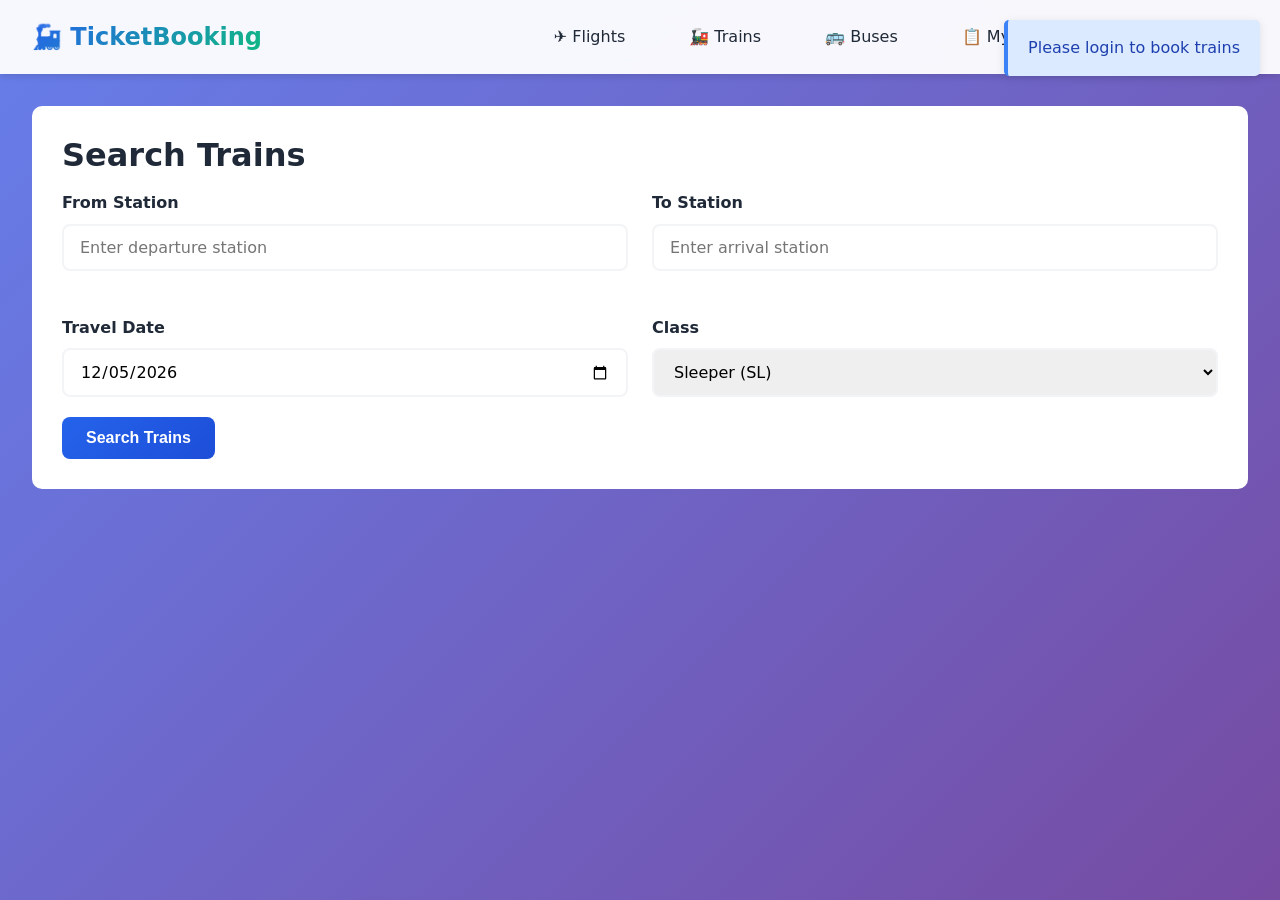
<file: frontend/train-bus/trains.html>
<!DOCTYPE html>
<html lang="en">
<head>
    <meta charset="UTF-8">
    <meta name="viewport" content="width=device-width, initial-scale=1.0">
    <title>Search Trains - TicketBooking</title>
    <link rel="stylesheet" href="../common/styles.css">
    <style>
        .train-card {
            background: white;
            border-radius: 10px;
            padding: 20px;
            margin-bottom: 15px;
            display: flex;
            justify-content: space-between;
            align-items: center;
            transition: all 0.3s;
            border-left: 4px solid #f59e0b;
        }
        .train-card:hover {
            transform: translateX(5px);
            box-shadow: 0 4px 12px rgba(0,0,0,0.15);
        }
        .train-info {
            flex: 2;
        }
        .train-name {
            font-size: 18px;
            font-weight: bold;
            color: #f59e0b;
        }
        .train-number {
            color: var(--gray-color);
            font-size: 14px;
        }
        .train-stations {
            margin: 10px 0;
        }
        .station {
            font-weight: bold;
            font-size: 16px;
        }
        .train-time {
            color: var(--gray-color);
            font-size: 14px;
        }
        .train-price {
            text-align: right;
        }
        .price {
            font-size: 24px;
            font-weight: bold;
            color: #f59e0b;
        }
        .seat-selector {
            margin-top: 20px;
            padding: 15px;
            background: var(--light-color);
            border-radius: 8px;
        }
        .seat-buttons {
            display: flex;
            gap: 10px;
            margin-top: 10px;
            flex-wrap: wrap;
        }
        .seat-btn {
            width: 50px;
            padding: 10px;
            background: white;
            border: 2px solid #ddd;
            border-radius: 5px;
            cursor: pointer;
            transition: all 0.3s;
        }
        .seat-btn:hover {
            border-color: #f59e0b;
            transform: scale(1.05);
        }
        .seat-btn.selected {
            background: #f59e0b;
            color: white;
            border-color: #f59e0b;
        }
        .class-selector {
            margin: 15px 0;
        }
        .class-selector select {
            padding: 8px 12px;
            border-radius: 5px;
            border: 1px solid #ddd;
            margin-left: 10px;
        }
    </style>
</head>
<body>
    <nav class="navbar">
        <div class="navbar-container">
            <a href="../shared-pages/index.html" class="logo">🚂 TicketBooking</a>
            <div class="nav-links">
                <a href="../air-tickets/search.html">✈️ Flights</a>
                <a href="trains.html">🚂 Trains</a>
                <a href="buses.html">🚌 Buses</a>
                <a href="../shared-pages/my-bookings.html">📋 My Bookings</a>
                <a href="#" onclick="logout()">🚪 Logout</a>
            </div>
        </div>
    </nav>
    
    <div class="container">
        <div class="search-form" style="background: white; padding: 30px; border-radius: 10px; margin-bottom: 30px;">
            <h2>Search Trains</h2>
            <form id="searchForm">
                <div class="grid grid-2">
                    <div class="form-group">
                        <label>From Station</label>
                        <input type="text" id="from" required placeholder="Enter departure station">
                    </div>
                    <div class="form-group">
                        <label>To Station</label>
                        <input type="text" id="to" required placeholder="Enter arrival station">
                    </div>
                    <div class="form-group">
                        <label>Travel Date</label>
                        <input type="date" id="date" required>
                    </div>
                    <div class="form-group">
                        <label>Class</label>
                        <select id="classType">
                            <option value="SLEEPER">Sleeper (SL)</option>
                            <option value="AC">AC (1A/2A/3A)</option>
                            <option value="GENERAL">General (GN)</option>
                        </select>
                    </div>
                </div>
                <button type="submit" class="btn btn-primary">Search Trains</button>
            </form>
        </div>
        
        <div id="results"></div>
    </div>
    
    <div id="seatModal" class="modal">
        <div class="modal-content">
            <div class="modal-header">
                <h3>Select Seats</h3>
                <button class="modal-close" onclick="closeSeatModal()">&times;</button>
            </div>
            <div class="modal-body">
                <div id="seatSelector"></div>
            </div>
            <div class="modal-footer">
                <button class="btn btn-secondary" onclick="closeSeatModal()">Cancel</button>
                <button class="btn btn-primary" onclick="confirmBooking()">Confirm Booking</button>
            </div>
        </div>
    </div>
    
    <script src="../common/utils.js"></script>
    <script>
        let selectedTrain = null;
        let selectedSeats = [];
        
        // Set default date to tomorrow
        const tomorrow = new Date();
        tomorrow.setDate(tomorrow.getDate() + 1);
        document.getElementById('date').value = tomorrow.toISOString().split('T')[0];
        
        async function searchTrains(e) {
            e.preventDefault();
            
            const from = document.getElementById('from').value;
            const to = document.getElementById('to').value;
            const date = document.getElementById('date').value;
            const classType = document.getElementById('classType').value;
            
            const searchDate = new Date(date);
            searchDate.setHours(12, 0, 0);
            const formattedDate = searchDate.toISOString();
            
            showLoading();
            const result = await apiRequest(`/trains/search?from=${from}&to=${to}&date=${formattedDate}`);
            hideLoading();
            
            const container = document.getElementById('results');
            
            if (result && result.success && result.data.data && result.data.data.length > 0) {
                displayTrains(result.data.data);
            } else {
                container.innerHTML = '<div class="alert alert-info">No trains found for your search criteria. Please try different stations or date.</div>';
            }
        }
        
        function displayTrains(trains) {
            const container = document.getElementById('results');
            container.innerHTML = `<h3>Found ${trains.length} Trains</h3>` + 
                trains.map(train => `
                    <div class="train-card">
                        <div class="train-info">
                            <div>
                                <span class="train-name">${train.trainName}</span>
                                <span class="train-number">(${train.trainNumber})</span>
                            </div>
                            <div class="train-stations">
                                <span class="station">${train.fromStation}</span> 
                                → 
                                <span class="station">${train.toStation}</span>
                            </div>
                            <div class="train-time">
                                Departure: ${formatDate(train.departureTime)}<br>
                                Arrival: ${formatDate(train.arrivalTime)}
                            </div>
                            <div>Available Seats: ${train.availableSeats} (${train.classType} Class)</div>
                        </div>
                        <div class="train-price">
                            <div class="price">${formatCurrency(train.price)}</div>
                            <button class="btn btn-primary" onclick="showSeatSelection(${JSON.stringify(train).replace(/"/g, '&quot;')})">Select Seats</button>
                        </div>
                    </div>
                `).join('');
        }
        
        function showSeatSelection(train) {
            if (!isLoggedIn()) {
                showAlert('Please login to book tickets', 'error');
                window.location.href = '../shared-pages/login.html';
                return;
            }
            
            selectedTrain = train;
            selectedSeats = [];
            
            const maxSeats = Math.min(train.availableSeats, 6);
            let seatHtml = `
                <div class="seat-selector">
                    <h4>Select Seats (Max ${maxSeats} seats)</h4>
                    <p>Available seats: ${train.availableSeats}</p>
                    <div class="seat-buttons" id="seatButtons">
            `;
            
            for (let i = 1; i <= maxSeats; i++) {
                seatHtml += `<button class="seat-btn" onclick="toggleSeat(${i})">Seat ${i}</button>`;
            }
            
            seatHtml += `
                    </div>
                    <div class="class-selector">
                        <label>Class: ${train.classType}</label>
                    </div>
                    <div class="selected-info" id="selectedInfo"></div>
                </div>
            `;
            
            document.getElementById('seatSelector').innerHTML = seatHtml;
            document.getElementById('seatModal').classList.add('active');
        }
        
        function toggleSeat(seatNumber) {
            const index = selectedSeats.indexOf(seatNumber);
            if (index === -1) {
                if (selectedSeats.length < Math.min(selectedTrain.availableSeats, 6)) {
                    selectedSeats.push(seatNumber);
                } else {
                    showAlert(`Maximum ${Math.min(selectedTrain.availableSeats, 6)} seats allowed`, 'warning');
                    return;
                }
            } else {
                selectedSeats.splice(index, 1);
            }
            
            // Update button styling
            document.querySelectorAll('.seat-btn').forEach((btn, idx) => {
                if (selectedSeats.includes(idx + 1)) {
                    btn.classList.add('selected');
                } else {
                    btn.classList.remove('selected');
                }
            });
            
            document.getElementById('selectedInfo').innerHTML = `
                <strong>Selected Seats:</strong> ${selectedSeats.length > 0 ? selectedSeats.join(', ') : 'None'}
                <br>
                <strong>Total Price:</strong> ${formatCurrency(selectedTrain.price * selectedSeats.length)}
            `;
        }
        
        async function confirmBooking() {
            if (selectedSeats.length === 0) {
                showAlert('Please select at least one seat', 'warning');
                return;
            }
            
            const bookingData = {
                transportType: 'TRAIN',
                transportId: selectedTrain.id,
                numberOfSeats: selectedSeats.length,
                seatNumbers: selectedSeats.join(',')
            };
            
            showLoading();
            const result = await apiRequest('/bookings', {
                method: 'POST',
                body: JSON.stringify(bookingData)
            });
            hideLoading();
            
            if (result && result.success) {
                showAlert('Booking created! Proceed to payment.', 'success');
                localStorage.setItem('pendingBooking', JSON.stringify(result.data.data));
                closeSeatModal();
                window.location.href = '../shared-pages/payment.html';
            } else {
                showAlert('Booking failed: ' + (result?.data?.message || 'Unknown error'), 'error');
            }
        }
        
        function closeSeatModal() {
            document.getElementById('seatModal').classList.remove('active');
            selectedTrain = null;
            selectedSeats = [];
        }
        
        function logout() {
            removeAuthToken();
            window.location.href = '../shared-pages/index.html';
        }
        
        document.getElementById('searchForm').addEventListener('submit', searchTrains);
        
        // Check login status
        if (!isLoggedIn()) {
            showAlert('Please login to book trains', 'info');
        }
    </script>
</body>
</html>
</file>
<file: frontend/common/styles.css>
/* ============================================
   TICKET BOOKING SYSTEM - MAIN STYLESHEET
   ============================================ */

/* CSS Variables */
:root {
    --primary-color: #2563eb;
    --primary-dark: #1d4ed8;
    --primary-light: #60a5fa;
    --secondary-color: #10b981;
    --secondary-dark: #059669;
    --danger-color: #ef4444;
    --danger-dark: #dc2626;
    --warning-color: #f59e0b;
    --warning-dark: #d97706;
    --dark-color: #1f2937;
    --darker-color: #111827;
    --light-color: #f3f4f6;
    --lighter-color: #f9fafb;
    --gray-color: #6b7280;
    --gray-light: #9ca3af;
    --gray-dark: #4b5563;
    
    --border-radius: 8px;
    --border-radius-lg: 12px;
    --border-radius-sm: 4px;
    
    --box-shadow: 0 1px 3px 0 rgba(0, 0, 0, 0.1);
    --box-shadow-md: 0 4px 6px -1px rgba(0, 0, 0, 0.1);
    --box-shadow-lg: 0 10px 15px -3px rgba(0, 0, 0, 0.1);
    --box-shadow-xl: 0 20px 25px -5px rgba(0, 0, 0, 0.1);
    
    --transition: all 0.3s ease;
    --transition-fast: all 0.15s ease;
    
    --font-family: 'Segoe UI', Tahoma, Geneva, Verdana, 'Inter', system-ui, -apple-system, sans-serif;
}

/* Reset & Base Styles */
* {
    margin: 0;
    padding: 0;
    box-sizing: border-box;
}

body {
    font-family: var(--font-family);
    font-size: 16px;
    line-height: 1.6;
    color: var(--dark-color);
    background: linear-gradient(135deg, #667eea 0%, #764ba2 100%);
    min-height: 100vh;
}

/* Typography */
h1, h2, h3, h4, h5, h6 {
    margin-bottom: 1rem;
    font-weight: 600;
    line-height: 1.2;
}

h1 {
    font-size: 2.5rem;
    color: var(--dark-color);
}

h2 {
    font-size: 2rem;
    color: var(--dark-color);
}

h3 {
    font-size: 1.5rem;
}

p {
    margin-bottom: 1rem;
}

a {
    color: var(--primary-color);
    text-decoration: none;
    transition: var(--transition-fast);
}

a:hover {
    color: var(--primary-dark);
}

/* Navigation Bar */
.navbar {
    background: white;
    box-shadow: var(--box-shadow-md);
    padding: 1rem 2rem;
    position: sticky;
    top: 0;
    z-index: 1000;
    backdrop-filter: blur(10px);
    background: rgba(255, 255, 255, 0.95);
}

.navbar-container {
    max-width: 1400px;
    margin: 0 auto;
    display: flex;
    justify-content: space-between;
    align-items: center;
    gap: 2rem;
}

.logo {
    font-size: 1.5rem;
    font-weight: bold;
    background: linear-gradient(135deg, var(--primary-color), var(--secondary-color));
    -webkit-background-clip: text;
    background-clip: text;
    color: transparent;
    transition: var(--transition);
}

.logo:hover {
    transform: scale(1.05);
}

.nav-links {
    display: flex;
    gap: 2rem;
    align-items: center;
    flex-wrap: wrap;
}

.nav-links a {
    text-decoration: none;
    color: var(--dark-color);
    font-weight: 500;
    transition: var(--transition);
    padding: 0.5rem 1rem;
    border-radius: var(--border-radius-sm);
}

.nav-links a:hover {
    color: var(--primary-color);
    background: var(--light-color);
}

/* Container */
.container {
    max-width: 1400px;
    margin: 2rem auto;
    padding: 0 2rem;
}

/* Buttons */
.btn {
    padding: 0.75rem 1.5rem;
    border: none;
    border-radius: var(--border-radius);
    cursor: pointer;
    font-size: 1rem;
    font-weight: 600;
    transition: var(--transition);
    text-decoration: none;
    display: inline-flex;
    align-items: center;
    gap: 0.5rem;
    justify-content: center;
}

.btn-primary {
    background: linear-gradient(135deg, var(--primary-color), var(--primary-dark));
    color: white;
}

.btn-primary:hover {
    transform: translateY(-2px);
    box-shadow: var(--box-shadow-lg);
    background: linear-gradient(135deg, var(--primary-dark), var(--primary-color));
}

.btn-secondary {
    background: linear-gradient(135deg, var(--secondary-color), var(--secondary-dark));
    color: white;
}

.btn-secondary:hover {
    transform: translateY(-2px);
    box-shadow: var(--box-shadow-lg);
}

.btn-danger {
    background: linear-gradient(135deg, var(--danger-color), var(--danger-dark));
    color: white;
}

.btn-danger:hover {
    transform: translateY(-2px);
    box-shadow: var(--box-shadow-lg);
}

.btn-outline {
    background: transparent;
    border: 2px solid var(--primary-color);
    color: var(--primary-color);
}

.btn-outline:hover {
    background: var(--primary-color);
    color: white;
    transform: translateY(-2px);
}

.btn-sm {
    padding: 0.5rem 1rem;
    font-size: 0.875rem;
}

.btn-lg {
    padding: 1rem 2rem;
    font-size: 1.125rem;
}

.btn:disabled {
    opacity: 0.6;
    cursor: not-allowed;
    transform: none;
}

/* Cards */
.card {
    background: white;
    border-radius: var(--border-radius-lg);
    box-shadow: var(--box-shadow-md);
    padding: 1.5rem;
    margin-bottom: 1.5rem;
    transition: var(--transition);
}

.card:hover {
    transform: translateY(-5px);
    box-shadow: var(--box-shadow-xl);
}

.card-header {
    border-bottom: 1px solid var(--light-color);
    padding-bottom: 1rem;
    margin-bottom: 1rem;
}

.card-title {
    font-size: 1.25rem;
    font-weight: 600;
    margin: 0;
}

.card-body {
    margin-bottom: 1rem;
}

.card-footer {
    border-top: 1px solid var(--light-color);
    padding-top: 1rem;
}

/* Forms */
.form-group {
    margin-bottom: 1.25rem;
}

.form-group label {
    display: block;
    margin-bottom: 0.5rem;
    font-weight: 600;
    color: var(--dark-color);
}

.form-group input,
.form-group select,
.form-group textarea {
    width: 100%;
    padding: 0.75rem 1rem;
    border: 2px solid var(--light-color);
    border-radius: var(--border-radius);
    font-size: 1rem;
    transition: var(--transition-fast);
    font-family: var(--font-family);
}

.form-group input:focus,
.form-group select:focus,
.form-group textarea:focus {
    outline: none;
    border-color: var(--primary-color);
    box-shadow: 0 0 0 3px rgba(37, 99, 235, 0.1);
}

.form-group input.error,
.form-group select.error {
    border-color: var(--danger-color);
}

.form-group .error-message {
    color: var(--danger-color);
    font-size: 0.875rem;
    margin-top: 0.25rem;
}

/* Grid System */
.grid {
    display: grid;
    gap: 1.5rem;
}

.grid-2 {
    display: grid;
    grid-template-columns: repeat(2, 1fr);
    gap: 1.5rem;
}

.grid-3 {
    display: grid;
    grid-template-columns: repeat(3, 1fr);
    gap: 1.5rem;
}

.grid-4 {
    display: grid;
    grid-template-columns: repeat(4, 1fr);
    gap: 1.5rem;
}

/* Alerts */
.alert {
    padding: 1rem 1.25rem;
    border-radius: var(--border-radius);
    margin-bottom: 1rem;
    border-left: 4px solid;
    animation: slideIn 0.3s ease;
}

@keyframes slideIn {
    from {
        transform: translateX(-100%);
        opacity: 0;
    }
    to {
        transform: translateX(0);
        opacity: 1;
    }
}

.alert-success {
    background: #d1fae5;
    color: #065f46;
    border-left-color: #10b981;
}

.alert-error {
    background: #fee2e2;
    color: #991b1b;
    border-left-color: #ef4444;
}

.alert-warning {
    background: #fed7aa;
    color: #92400e;
    border-left-color: #f59e0b;
}

.alert-info {
    background: #dbeafe;
    color: #1e40af;
    border-left-color: #3b82f6;
}

/* Loading Spinner */
.spinner {
    border: 3px solid var(--light-color);
    border-top: 3px solid var(--primary-color);
    border-radius: 50%;
    width: 40px;
    height: 40px;
    animation: spin 1s linear infinite;
}

@keyframes spin {
    0% { transform: rotate(0deg); }
    100% { transform: rotate(360deg); }
}

/* Modal */
.modal {
    display: none;
    position: fixed;
    top: 0;
    left: 0;
    width: 100%;
    height: 100%;
    background: rgba(0, 0, 0, 0.5);
    z-index: 2000;
    justify-content: center;
    align-items: center;
}

.modal.active {
    display: flex;
}

.modal-content {
    background: white;
    border-radius: var(--border-radius-lg);
    max-width: 500px;
    width: 90%;
    max-height: 90vh;
    overflow-y: auto;
    animation: modalSlideIn 0.3s ease;
}

@keyframes modalSlideIn {
    from {
        transform: translateY(-50px);
        opacity: 0;
    }
    to {
        transform: translateY(0);
        opacity: 1;
    }
}

.modal-header {
    padding: 1.5rem;
    border-bottom: 1px solid var(--light-color);
    display: flex;
    justify-content: space-between;
    align-items: center;
}

.modal-body {
    padding: 1.5rem;
}

.modal-footer {
    padding: 1.5rem;
    border-top: 1px solid var(--light-color);
    display: flex;
    justify-content: flex-end;
    gap: 1rem;
}

.modal-close {
    background: none;
    border: none;
    font-size: 1.5rem;
    cursor: pointer;
    color: var(--gray-color);
    transition: var(--transition);
}

.modal-close:hover {
    color: var(--danger-color);
}

/* Tables */
.table {
    width: 100%;
    background: white;
    border-radius: var(--border-radius);
    overflow: hidden;
    box-shadow: var(--box-shadow);
}

.table thead {
    background: var(--light-color);
}

.table th {
    padding: 1rem;
    text-align: left;
    font-weight: 600;
    color: var(--dark-color);
}

.table td {
    padding: 1rem;
    border-top: 1px solid var(--light-color);
}

.table tbody tr:hover {
    background: var(--lighter-color);
}

/* Badges */
.badge {
    display: inline-block;
    padding: 0.25rem 0.75rem;
    border-radius: 20px;
    font-size: 0.75rem;
    font-weight: 600;
}

.badge-success {
    background: #d1fae5;
    color: #065f46;
}

.badge-danger {
    background: #fee2e2;
    color: #991b1b;
}

.badge-warning {
    background: #fed7aa;
    color: #92400e;
}

.badge-info {
    background: #dbeafe;
    color: #1e40af;
}

/* Search Results */
.search-result-card {
    background: white;
    border-radius: var(--border-radius);
    padding: 1.5rem;
    margin-bottom: 1rem;
    display: flex;
    justify-content: space-between;
    align-items: center;
    cursor: pointer;
    transition: var(--transition);
    border: 1px solid var(--light-color);
}

.search-result-card:hover {
    transform: translateX(5px);
    border-color: var(--primary-color);
    box-shadow: var(--box-shadow-md);
}

/* Seat Selection */
.seat-grid {
    display: grid;
    grid-template-columns: repeat(6, 1fr);
    gap: 0.75rem;
    max-width: 500px;
    margin: 0 auto;
}

.seat {
    background: var(--light-color);
    border: 2px solid var(--gray-light);
    border-radius: var(--border-radius-sm);
    padding: 0.75rem;
    text-align: center;
    cursor: pointer;
    transition: var(--transition);
    font-weight: 600;
}

.seat:hover {
    transform: scale(1.05);
    border-color: var(--primary-color);
}

.seat.selected {
    background: var(--secondary-color);
    border-color: var(--secondary-dark);
    color: white;
}

.seat.booked {
    background: var(--danger-color);
    border-color: var(--danger-dark);
    color: white;
    cursor: not-allowed;
    opacity: 0.6;
}

.seat.available:hover {
    background: var(--primary-light);
    border-color: var(--primary-color);
}

/* Responsive Design */
@media (max-width: 1024px) {
    .grid-4 {
        grid-template-columns: repeat(2, 1fr);
    }
}

@media (max-width: 768px) {
    .navbar-container {
        flex-direction: column;
        gap: 1rem;
    }
    
    .nav-links {
        flex-wrap: wrap;
        justify-content: center;
        gap: 1rem;
    }
    
    .container {
        padding: 0 1rem;
    }
    
    .grid-2,
    .grid-3,
    .grid-4 {
        grid-template-columns: 1fr;
    }
    
    .btn {
        padding: 0.5rem 1rem;
    }
    
    h1 {
        font-size: 1.75rem;
    }
    
    h2 {
        font-size: 1.5rem;
    }
    
    .seat-grid {
        grid-template-columns: repeat(4, 1fr);
        gap: 0.5rem;
    }
}

@media (max-width: 480px) {
    .search-result-card {
        flex-direction: column;
        text-align: center;
    }
    
    .seat-grid {
        grid-template-columns: repeat(3, 1fr);
    }
}

/* Animations */
@keyframes fadeIn {
    from {
        opacity: 0;
    }
    to {
        opacity: 1;
    }
}

@keyframes slideUp {
    from {
        transform: translateY(20px);
        opacity: 0;
    }
    to {
        transform: translateY(0);
        opacity: 1;
    }
}

.fade-in {
    animation: fadeIn 0.5s ease;
}

.slide-up {
    animation: slideUp 0.5s ease;
}

/* Utility Classes */
.text-center {
    text-align: center;
}

.text-right {
    text-align: right;
}

.text-left {
    text-align: left;
}

.mt-1 { margin-top: 0.5rem; }
.mt-2 { margin-top: 1rem; }
.mt-3 { margin-top: 1.5rem; }
.mt-4 { margin-top: 2rem; }

.mb-1 { margin-bottom: 0.5rem; }
.mb-2 { margin-bottom: 1rem; }
.mb-3 { margin-bottom: 1.5rem; }
.mb-4 { margin-bottom: 2rem; }

.ml-1 { margin-left: 0.5rem; }
.ml-2 { margin-left: 1rem; }
.mr-1 { margin-right: 0.5rem; }
.mr-2 { margin-right: 1rem; }

.p-1 { padding: 0.5rem; }
.p-2 { padding: 1rem; }
.p-3 { padding: 1.5rem; }
.p-4 { padding: 2rem; }

.d-flex { display: flex; }
.d-grid { display: grid; }
.d-none { display: none; }

.justify-between { justify-content: space-between; }
.justify-center { justify-content: center; }
.align-center { align-items: center; }

.flex-column { flex-direction: column; }
.flex-wrap { flex-wrap: wrap; }

.gap-1 { gap: 0.5rem; }
.gap-2 { gap: 1rem; }
.gap-3 { gap: 1.5rem; }

.w-100 { width: 100%; }
.h-100 { height: 100%; }

/* Scrollbar Styling */
::-webkit-scrollbar {
    width: 10px;
    height: 10px;
}

::-webkit-scrollbar-track {
    background: var(--light-color);
    border-radius: 10px;
}

::-webkit-scrollbar-thumb {
    background: var(--gray-color);
    border-radius: 10px;
}

::-webkit-scrollbar-thumb:hover {
    background: var(--gray-dark);
}

/* Print Styles */
@media print {
    .navbar,
    .btn,
    .no-print {
        display: none;
    }
    
    body {
        background: white;
    }
    
    .card {
        box-shadow: none;
        border: 1px solid #ddd;
    }
}

/* ============================================
   HOME PAGE - index.html
   ============================================ */

/* Hero Section */
.hero {
    background: linear-gradient(135deg, #667eea 0%, #764ba2 100%);
    color: white;
    padding: 4rem 2rem;
    text-align: center;
    border-radius: var(--border-radius-lg);
    margin-bottom: 2rem;
    position: relative;
    overflow: hidden;
}

.hero::before {
    content: '';
    position: absolute;
    top: 0;
    left: 0;
    right: 0;
    bottom: 0;
    background: url('data:image/svg+xml,<svg xmlns="http://www.w3.org/2000/svg" viewBox="0 0 1440 320"><path fill="rgba(255,255,255,0.1)" d="M0,96L48,112C96,128,192,160,288,160C384,160,480,128,576,122.7C672,117,768,139,864,154.7C960,171,1056,181,1152,165.3C1248,149,1344,107,1392,85.3L1440,64L1440,320L1392,320C1344,320,1248,320,1152,320C1056,320,960,320,864,320C768,320,672,320,576,320C480,320,384,320,288,320C192,320,96,320,48,320L0,320Z"></path></svg>') no-repeat bottom;
    background-size: cover;
    opacity: 0.3;
}

.hero h1 {
    font-size: 3rem;
    margin-bottom: 1rem;
    color: white;
    position: relative;
    animation: fadeInDown 0.8s ease;
}

.hero p {
    font-size: 1.2rem;
    margin-bottom: 2rem;
    position: relative;
    animation: fadeInUp 0.8s ease;
}

@keyframes fadeInDown {
    from {
        opacity: 0;
        transform: translateY(-30px);
    }
    to {
        opacity: 1;
        transform: translateY(0);
    }
}

@keyframes fadeInUp {
    from {
        opacity: 0;
        transform: translateY(30px);
    }
    to {
        opacity: 1;
        transform: translateY(0);
    }
}

/* Transport Options */
.transport-section {
    margin: 3rem 0;
}

.section-title {
    text-align: center;
    margin-bottom: 2rem;
    font-size: 2rem;
    color: var(--dark-color);
}

.transport-options {
    display: grid;
    grid-template-columns: repeat(auto-fit, minmax(320px, 1fr));
    gap: 2rem;
    margin-top: 1rem;
}

.transport-card {
    background: white;
    border-radius: var(--border-radius-lg);
    padding: 2rem;
    text-align: center;
    cursor: pointer;
    transition: all 0.3s ease;
    text-decoration: none;
    display: block;
    position: relative;
    overflow: hidden;
}

.transport-card::before {
    content: '';
    position: absolute;
    top: 0;
    left: -100%;
    width: 100%;
    height: 100%;
    background: linear-gradient(90deg, transparent, rgba(255,255,255,0.3), transparent);
    transition: left 0.5s;
}

.transport-card:hover::before {
    left: 100%;
}

.transport-card:hover {
    transform: translateY(-10px);
    box-shadow: var(--box-shadow-xl);
}

.transport-icon {
    font-size: 4rem;
    margin-bottom: 1rem;
    display: inline-block;
    animation: bounce 2s infinite;
}

@keyframes bounce {
    0%, 100% {
        transform: translateY(0);
    }
    50% {
        transform: translateY(-10px);
    }
}

.transport-card h3 {
    margin: 1rem 0;
    color: var(--dark-color);
    font-size: 1.5rem;
}

.transport-card p {
    color: var(--gray-color);
    margin-bottom: 1.5rem;
}

.price-tag {
    display: inline-block;
    background: var(--primary-color);
    color: white;
    padding: 0.25rem 1rem;
    border-radius: 20px;
    font-size: 0.875rem;
    margin-top: 0.5rem;
}

/* Features Section */
.features-section {
    background: white;
    border-radius: var(--border-radius-lg);
    padding: 3rem 2rem;
    margin: 3rem 0;
}

.features {
    display: grid;
    grid-template-columns: repeat(auto-fit, minmax(250px, 1fr));
    gap: 2rem;
    margin-top: 2rem;
}

.feature {
    text-align: center;
    padding: 1.5rem;
    transition: all 0.3s;
    border-radius: var(--border-radius);
}

.feature:hover {
    background: var(--light-color);
    transform: scale(1.05);
}

.feature-icon {
    font-size: 3rem;
    margin-bottom: 1rem;
}

.feature h3 {
    margin-bottom: 0.5rem;
    color: var(--dark-color);
}

.feature p {
    color: var(--gray-color);
    font-size: 0.9rem;
}

/* Stats Section */
.stats-section {
    background: linear-gradient(135deg, var(--primary-color), var(--secondary-color));
    border-radius: var(--border-radius-lg);
    padding: 3rem 2rem;
    margin: 3rem 0;
    color: white;
}

.stats-grid {
    display: grid;
    grid-template-columns: repeat(auto-fit, minmax(200px, 1fr));
    gap: 2rem;
    margin-top: 2rem;
    text-align: center;
}

.stat-item {
    animation: fadeInUp 0.8s ease;
}

.stat-number {
    font-size: 2.5rem;
    font-weight: bold;
    margin-bottom: 0.5rem;
}

.stat-label {
    font-size: 1rem;
    opacity: 0.9;
}

/* Offers Section */
.offers-section {
    margin: 3rem 0;
}

.offers-grid {
    display: grid;
    grid-template-columns: repeat(auto-fit, minmax(280px, 1fr));
    gap: 1.5rem;
    margin-top: 1.5rem;
}

.offer-card {
    background: white;
    border-radius: var(--border-radius);
    padding: 1.5rem;
    display: flex;
    align-items: center;
    gap: 1rem;
    transition: all 0.3s;
    cursor: pointer;
}

.offer-card:hover {
    transform: translateX(10px);
    box-shadow: var(--box-shadow-md);
}

.offer-icon {
    font-size: 2rem;
}

.offer-content {
    flex: 1;
}

.offer-title {
    font-weight: bold;
    margin-bottom: 0.25rem;
}

.offer-desc {
    font-size: 0.875rem;
    color: var(--gray-color);
}

.offer-code {
    background: var(--light-color);
    padding: 0.25rem 0.5rem;
    border-radius: 4px;
    font-family: monospace;
    font-size: 0.875rem;
}

/* Testimonials */
.testimonials-section {
    background: white;
    border-radius: var(--border-radius-lg);
    padding: 3rem 2rem;
    margin: 3rem 0;
}

.testimonials-grid {
    display: grid;
    grid-template-columns: repeat(auto-fit, minmax(300px, 1fr));
    gap: 2rem;
    margin-top: 2rem;
}

.testimonial-card {
    text-align: center;
    padding: 1.5rem;
    border-radius: var(--border-radius);
    background: var(--light-color);
    transition: all 0.3s;
}

.testimonial-card:hover {
    transform: translateY(-5px);
    box-shadow: var(--box-shadow-md);
}

.testimonial-avatar {
    width: 80px;
    height: 80px;
    border-radius: 50%;
    background: linear-gradient(135deg, var(--primary-color), var(--secondary-color));
    display: flex;
    align-items: center;
    justify-content: center;
    margin: 0 auto 1rem;
    font-size: 2rem;
    color: white;
}

.testimonial-text {
    font-style: italic;
    margin-bottom: 1rem;
    color: var(--gray-dark);
}

.testimonial-name {
    font-weight: bold;
    margin-bottom: 0.25rem;
}

.testimonial-rating {
    color: #fbbf24;
    font-size: 1rem;
}

/* CTA Section */
.cta-section {
    background: linear-gradient(135deg, var(--dark-color), var(--darker-color));
    color: white;
    text-align: center;
    padding: 4rem 2rem;
    border-radius: var(--border-radius-lg);
    margin: 3rem 0;
}

.cta-section h2 {
    color: white;
    margin-bottom: 1rem;
}

.cta-buttons {
    display: flex;
    gap: 1rem;
    justify-content: center;
    margin-top: 2rem;
    flex-wrap: wrap;
}

/* Mobile App Banner */
.app-banner {
    background: white;
    border-radius: var(--border-radius-lg);
    padding: 2rem;
    display: flex;
    align-items: center;
    justify-content: space-between;
    flex-wrap: wrap;
    gap: 2rem;
    margin: 3rem 0;
}

.app-content {
    flex: 1;
}

.app-buttons {
    display: flex;
    gap: 1rem;
    margin-top: 1rem;
}

.app-button {
    display: inline-flex;
    align-items: center;
    gap: 0.5rem;
    background: var(--dark-color);
    color: white;
    padding: 0.75rem 1.5rem;
    border-radius: var(--border-radius);
    text-decoration: none;
    transition: all 0.3s;
}

.app-button:hover {
    transform: translateY(-2px);
    background: var(--primary-color);
}

.qr-code {
    text-align: center;
}

.qr-code img {
    width: 120px;
    height: 120px;
    background: #ddd;
    border-radius: 10px;
}

/* Home Page Responsive */
@media (max-width: 768px) {
    .hero h1 {
        font-size: 2rem;
    }

    .hero p {
        font-size: 1rem;
    }

    .transport-options {
        grid-template-columns: 1fr;
    }

    .features {
        grid-template-columns: 1fr;
    }

    .stats-grid {
        grid-template-columns: 1fr;
    }

    .app-banner {
        flex-direction: column;
        text-align: center;
    }

    .app-buttons {
        justify-content: center;
    }
}
</file>
